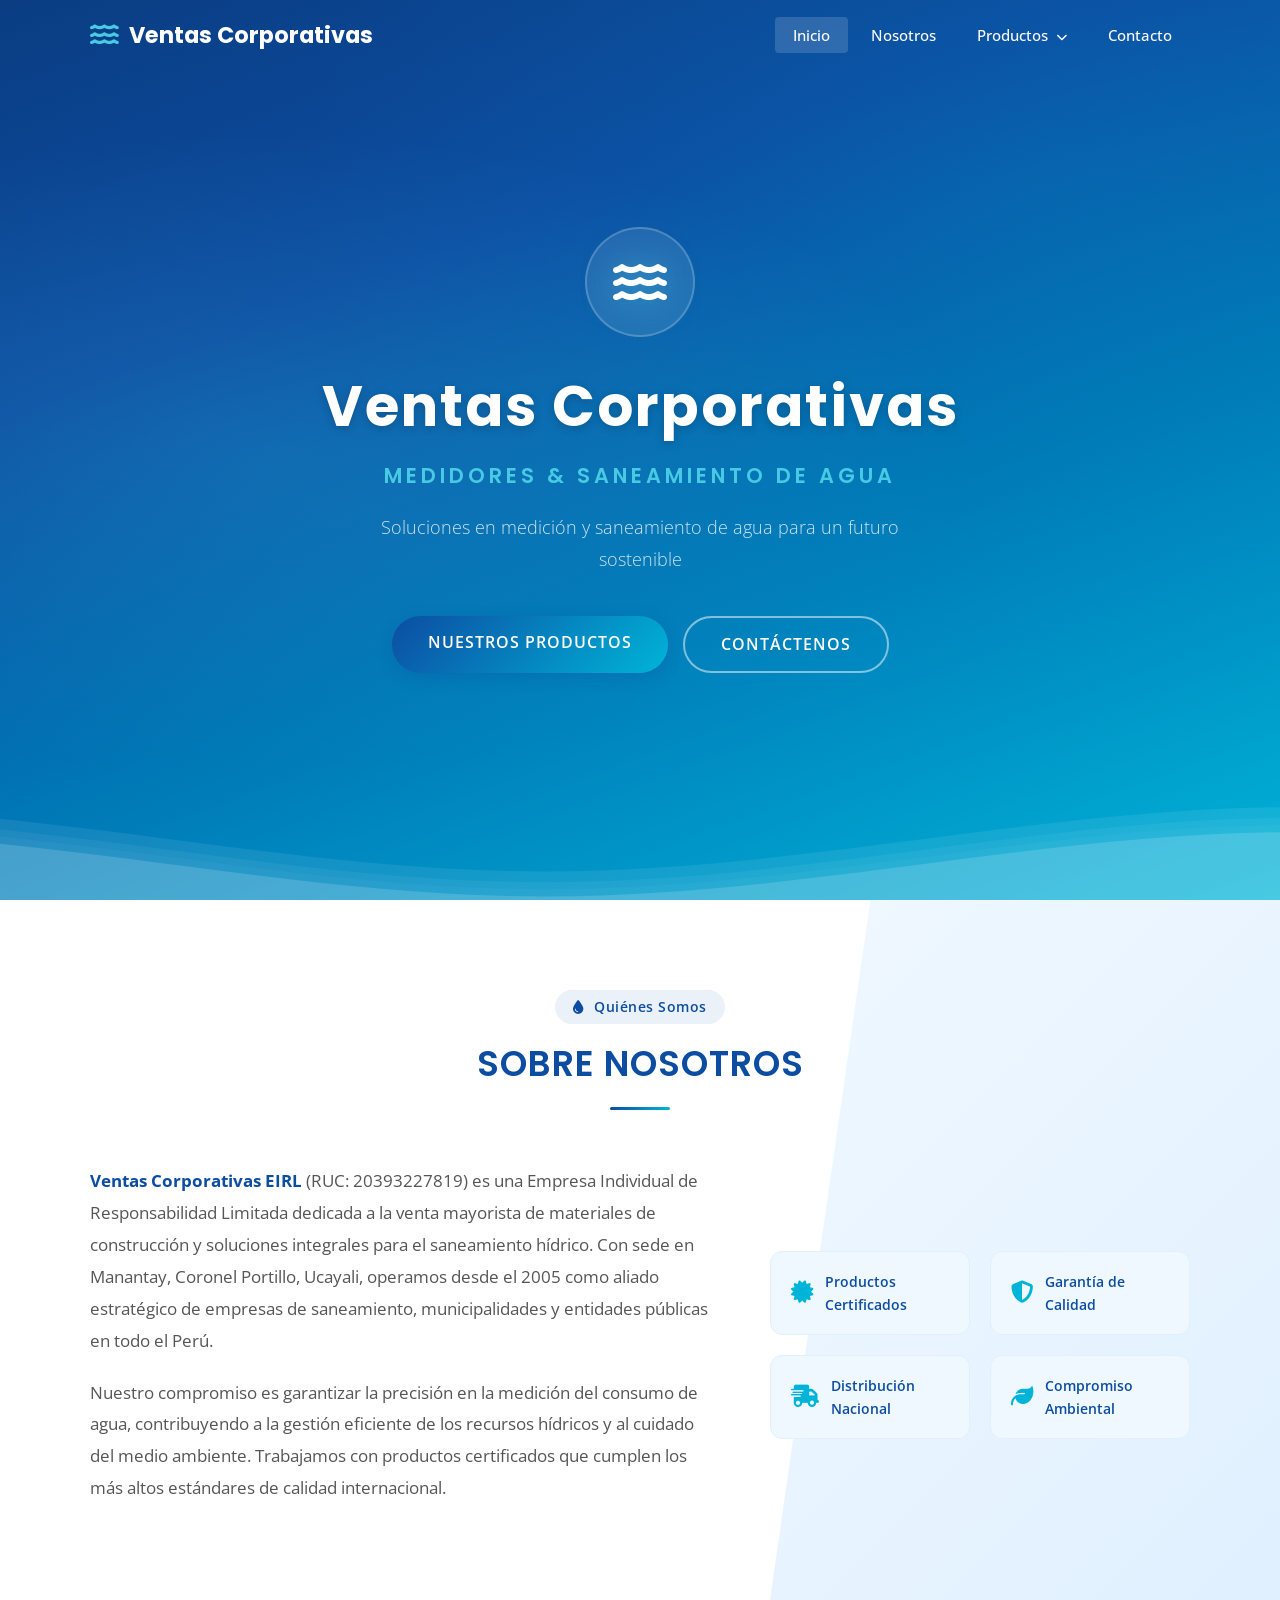
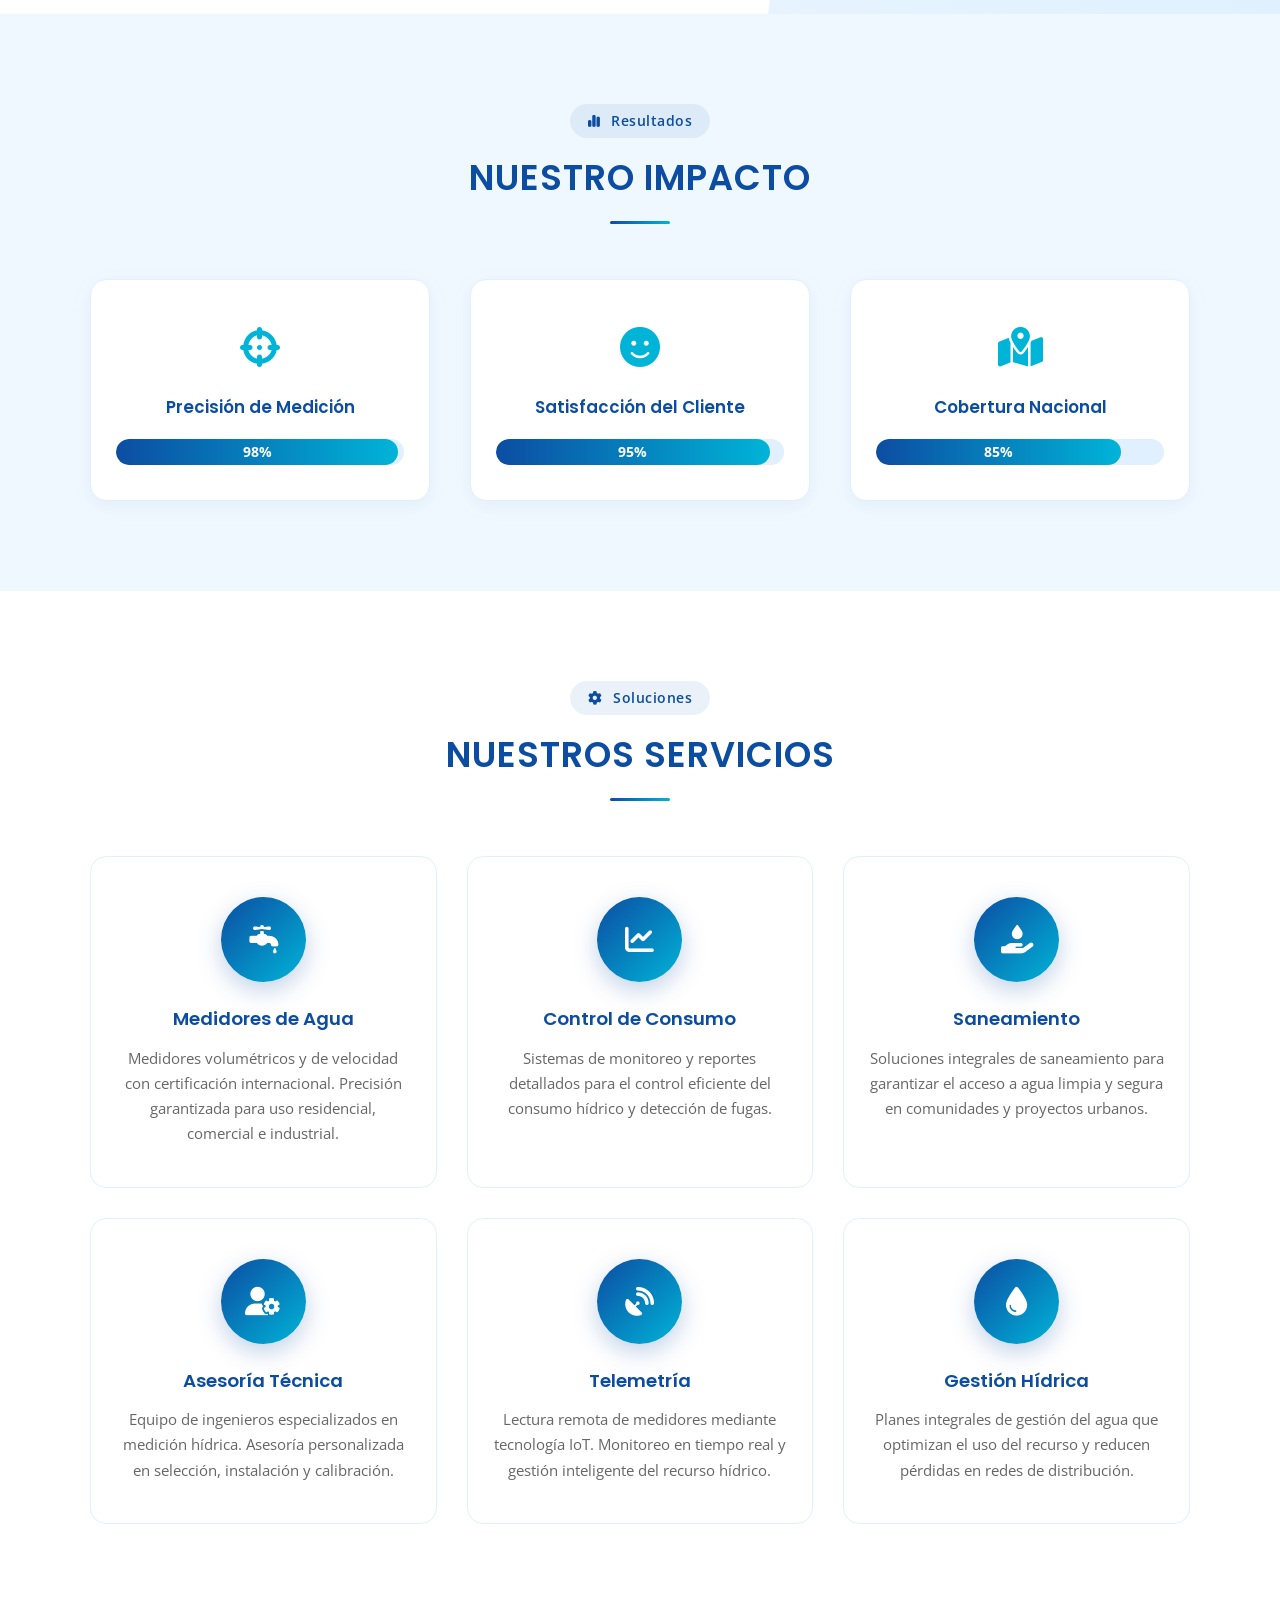
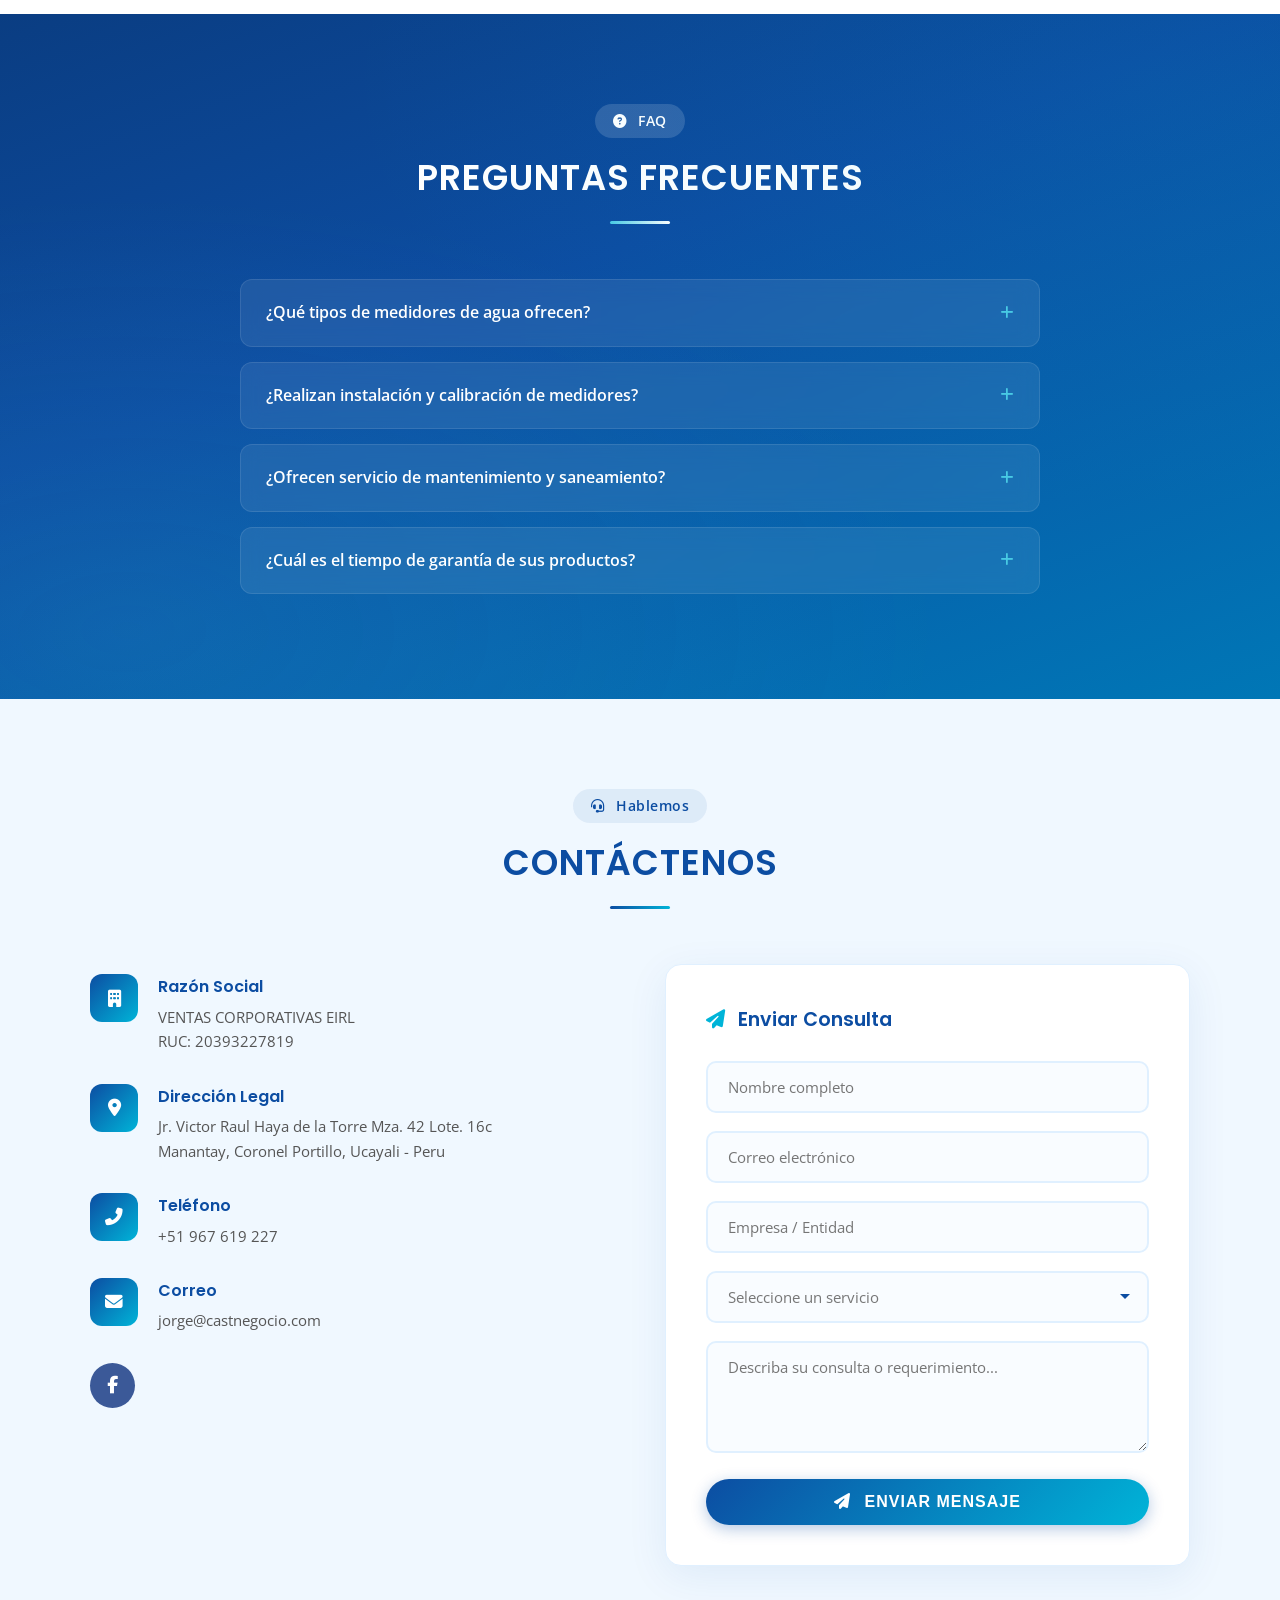
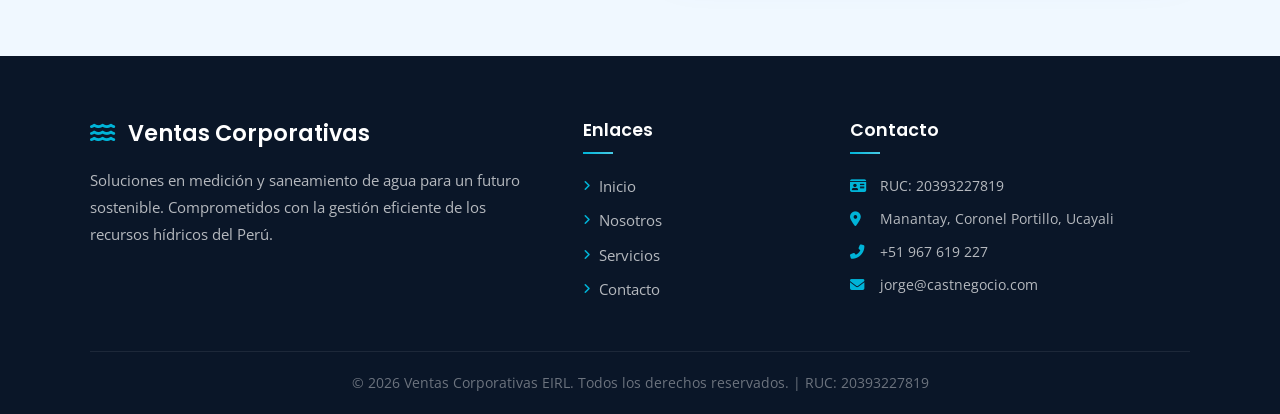
<file: index.html>
<!DOCTYPE html>
<html lang="es">
<head>
    <meta charset="UTF-8">
    <meta name="viewport" content="width=device-width, initial-scale=1.0">
    <title>Ventas Corporativas | Medidores y Saneamiento de Agua</title>
    <link rel="icon" type="image/x-icon" href="favicon.ico">
    <link rel="icon" type="image/png" href="favicon.png">
    <link rel="stylesheet" href="assets/css/styles.css">
    <link rel="stylesheet" href="https://cdnjs.cloudflare.com/ajax/libs/font-awesome/6.4.2/css/all.min.css">
    <link href="https://fonts.googleapis.com/css2?family=Poppins:wght@300;400;500;600;700&family=Open+Sans:wght@300;400;600;700&display=swap" rel="stylesheet">
</head>
<body>

    <!-- ========== HEADER / NAVBAR ========== -->
    <header id="header" class="header">
        <div class="nav-container">
            <a href="#page-top" class="logo">
                <span class="logo-icon"><i class="fas fa-water"></i></span>
                <span class="logo-text">Ventas Corporativas</span>
            </a>
            <button class="menu-toggle" id="menuToggle" aria-label="Abrir menú">
                <i class="fas fa-bars"></i>
            </button>
            <nav class="navbar" id="navbar">
                <ul class="nav-list">
                    <li><a href="#page-top" class="nav-link active">Inicio</a></li>
                    <li><a href="#nosotros" class="nav-link">Nosotros</a></li>
                    <li class="dropdown">
                        <a href="#productos" class="nav-link dropdown-toggle">Productos <i class="fas fa-chevron-down"></i></a>
                        <ul class="dropdown-menu">
                            <li><a href="product.html"><i class="fas fa-faucet-drip"></i> Medidores de Agua</a></li>
                            <li><a href="#productos"><i class="fas fa-bolt"></i> Medidores Eléctricos</a></li>
                            <li><a href="#productos"><i class="fas fa-toolbox"></i> Accesorios</a></li>
                            <li><a href="#productos"><i class="fas fa-lock"></i> Precintos de Seguridad</a></li>
                            <li><a href="#productos"><i class="fas fa-gauge-high"></i> Equipos de Control</a></li>
                            <li><a href="#productos"><i class="fas fa-clipboard-check"></i> Gestión de Medición</a></li>
                        </ul>
                    </li>
                    <li><a href="#contacto" class="nav-link">Contacto</a></li>
                </ul>
            </nav>
        </div>
    </header>

    <!-- ========== HERO SECTION ========== -->
    <section id="page-top" class="hero">
        <div class="hero-overlay"></div>
        <!-- Water drops decoration -->
        <div class="water-drops">
            <div class="drop drop-1"></div>
            <div class="drop drop-2"></div>
            <div class="drop drop-3"></div>
            <div class="drop drop-4"></div>
            <div class="drop drop-5"></div>
        </div>
        <div class="hero-content">
            <div class="hero-logo">
                <div class="hero-logo-circle">
                    <i class="fas fa-water hero-logo-icon"></i>
                </div>
            </div>
            <h1 class="hero-title">Ventas Corporativas</h1>
            <p class="hero-subtitle">Medidores & Saneamiento de Agua</p>
            <p class="hero-tagline">Soluciones en medición y saneamiento de agua para un futuro sostenible</p>
            <div class="hero-buttons">
                <a href="#productos" class="btn btn-primary">Nuestros Productos</a>
                <a href="#contacto" class="btn btn-outline">Contáctenos</a>
            </div>
        </div>
        <!-- Animated waves -->
        <div class="waves-container">
            <svg class="waves" xmlns="http://www.w3.org/2000/svg" viewBox="0 24 150 28" preserveAspectRatio="none">
                <defs>
                    <path id="wave" d="M-160 44c30 0 58-18 88-18s 58 18 88 18 58-18 88-18 58 18 88 18 v44h-352z"/>
                </defs>
                <g class="wave-parallax">
                    <use href="#wave" x="48" y="0" fill="rgba(255,255,255,0.08)"/>
                    <use href="#wave" x="48" y="3" fill="rgba(255,255,255,0.05)"/>
                    <use href="#wave" x="48" y="5" fill="rgba(255,255,255,0.03)"/>
                    <use href="#wave" x="48" y="7" fill="rgba(255,255,255,0.15)"/>
                </g>
            </svg>
        </div>
    </section>

    <!-- ========== ABOUT / NOSOTROS ========== -->
    <section id="nosotros" class="section about">
        <div class="about-bg"></div>
        <div class="container">
            <div class="section-header">
                <span class="section-badge"><i class="fas fa-droplet"></i> Quiénes Somos</span>
                <h2 class="section-title">Sobre Nosotros</h2>
                <div class="title-divider"></div>
            </div>
            <div class="about-content">
                <div class="about-grid">
                    <div class="about-text">
                        <p>
                            <strong>Ventas Corporativas EIRL</strong> (RUC: 20393227819) es una Empresa Individual
                            de Responsabilidad Limitada dedicada a la venta mayorista de materiales de construcción
                            y soluciones integrales para el saneamiento hídrico. Con sede en Manantay, Coronel Portillo,
                            Ucayali, operamos desde el 2005 como aliado estratégico de empresas de saneamiento,
                            municipalidades y entidades públicas en todo el Perú.
                        </p>
                        <p>
                            Nuestro compromiso es garantizar la precisión en la medición del consumo de agua,
                            contribuyendo a la gestión eficiente de los recursos hídricos y al cuidado del medio
                            ambiente. Trabajamos con productos certificados que cumplen los más altos estándares
                            de calidad internacional.
                        </p>
                    </div>
                    <div class="about-features">
                        <div class="about-feature">
                            <i class="fas fa-certificate"></i>
                            <span>Productos Certificados</span>
                        </div>
                        <div class="about-feature">
                            <i class="fas fa-shield-halved"></i>
                            <span>Garantía de Calidad</span>
                        </div>
                        <div class="about-feature">
                            <i class="fas fa-truck-fast"></i>
                            <span>Distribución Nacional</span>
                        </div>
                        <div class="about-feature">
                            <i class="fas fa-leaf"></i>
                            <span>Compromiso Ambiental</span>
                        </div>
                    </div>
                </div>
            </div>
        </div>
    </section>

    <!-- ========== METRICS ========== -->
    <section class="section metrics">
        <div class="container">
            <div class="section-header">
                <span class="section-badge"><i class="fas fa-chart-simple"></i> Resultados</span>
                <h2 class="section-title">Nuestro Impacto</h2>
                <div class="title-divider"></div>
            </div>
            <div class="metrics-grid">
                <div class="metric-item">
                    <div class="metric-icon"><i class="fas fa-crosshairs"></i></div>
                    <h3 class="metric-label">Precisión de Medición</h3>
                    <div class="progress-bar">
                        <div class="progress-fill" data-percent="98">98%</div>
                    </div>
                </div>
                <div class="metric-item">
                    <div class="metric-icon"><i class="fas fa-face-smile"></i></div>
                    <h3 class="metric-label">Satisfacción del Cliente</h3>
                    <div class="progress-bar">
                        <div class="progress-fill" data-percent="95">95%</div>
                    </div>
                </div>
                <div class="metric-item">
                    <div class="metric-icon"><i class="fas fa-map-location-dot"></i></div>
                    <h3 class="metric-label">Cobertura Nacional</h3>
                    <div class="progress-bar">
                        <div class="progress-fill" data-percent="85">85%</div>
                    </div>
                </div>
            </div>
        </div>
    </section>

    <!-- ========== SERVICIOS / VENTAJAS ========== -->
    <section id="productos" class="section advantages">
        <div class="container">
            <div class="section-header">
                <span class="section-badge"><i class="fas fa-gear"></i> Soluciones</span>
                <h2 class="section-title">Nuestros Servicios</h2>
                <div class="title-divider"></div>
            </div>
            <div class="advantages-grid">
                <div class="advantage-card">
                    <div class="advantage-icon"><i class="fas fa-faucet-drip"></i></div>
                    <h3>Medidores de Agua</h3>
                    <p>Medidores volumétricos y de velocidad con certificación internacional. Precisión garantizada para uso residencial, comercial e industrial.</p>
                </div>
                <div class="advantage-card">
                    <div class="advantage-icon"><i class="fas fa-chart-line"></i></div>
                    <h3>Control de Consumo</h3>
                    <p>Sistemas de monitoreo y reportes detallados para el control eficiente del consumo hídrico y detección de fugas.</p>
                </div>
                <div class="advantage-card">
                    <div class="advantage-icon"><i class="fas fa-hand-holding-droplet"></i></div>
                    <h3>Saneamiento</h3>
                    <p>Soluciones integrales de saneamiento para garantizar el acceso a agua limpia y segura en comunidades y proyectos urbanos.</p>

                </div>
                <div class="advantage-card">
                    <div class="advantage-icon"><i class="fas fa-user-gear"></i></div>
                    <h3>Asesoría Técnica</h3>
                    <p>Equipo de ingenieros especializados en medición hídrica. Asesoría personalizada en selección, instalación y calibración.</p>
                </div>
                <div class="advantage-card">
                    <div class="advantage-icon"><i class="fas fa-satellite-dish"></i></div>
                    <h3>Telemetría</h3>
                    <p>Lectura remota de medidores mediante tecnología IoT. Monitoreo en tiempo real y gestión inteligente del recurso hídrico.</p>
                </div>
                <div class="advantage-card">
                    <div class="advantage-icon"><i class="fas fa-droplet"></i></div>
                    <h3>Gestión Hídrica</h3>
                    <p>Planes integrales de gestión del agua que optimizan el uso del recurso y reducen pérdidas en redes de distribución.</p>
                </div>
            </div>
        </div>
    </section>

    <!-- ========== FAQ ========== -->
    <section class="section faq">
        <div class="faq-bg"></div>
        <div class="container">
            <div class="section-header">
                <span class="section-badge section-badge-light"><i class="fas fa-circle-question"></i> FAQ</span>
                <h2 class="section-title section-title-light">Preguntas Frecuentes</h2>
                <div class="title-divider title-divider-light"></div>
            </div>
            <div class="faq-grid">
                <div class="faq-item">
                    <div class="faq-question" onclick="toggleFaq(this)">
                        <span>¿Qué tipos de medidores de agua ofrecen?</span>
                        <i class="fas fa-plus"></i>
                    </div>
                    <div class="faq-answer">
                        <p>Ofrecemos medidores volumétricos (tipo pistón rotativo) y de velocidad (tipo chorro múltiple y chorro único) para uso residencial, comercial e industrial. Todos nuestros medidores cuentan con certificación metrológica y cumplen con las normas NMP 005 y ISO 4064.</p>
                    </div>
                </div>
                <div class="faq-item">
                    <div class="faq-question" onclick="toggleFaq(this)">
                        <span>¿Realizan instalación y calibración de medidores?</span>
                        <i class="fas fa-plus"></i>
                    </div>
                    <div class="faq-answer">
                        <p>Sí, contamos con un equipo técnico especializado que realiza la instalación, calibración y verificación de medidores in situ. Emitimos certificados de calibración y brindamos capacitación al personal de las empresas de saneamiento.</p>
                    </div>
                </div>
                <div class="faq-item">
                    <div class="faq-question" onclick="toggleFaq(this)">
                        <span>¿Ofrecen servicio de mantenimiento y saneamiento?</span>
                        <i class="fas fa-plus"></i>
                    </div>
                    <div class="faq-answer">
                        <p>Ofrecemos planes de mantenimiento preventivo y correctivo para medidores, así como soluciones de saneamiento que incluyen evaluación de redes, detección de pérdidas y asistencia técnica para proyectos de agua potable y alcantarillado.</p>
                    </div>
                </div>
                <div class="faq-item">
                    <div class="faq-question" onclick="toggleFaq(this)">
                        <span>¿Cuál es el tiempo de garantía de sus productos?</span>
                        <i class="fas fa-plus"></i>
                    </div>
                    <div class="faq-answer">
                        <p>Nuestros medidores tienen una garantía de 2 a 5 años dependiendo del modelo y fabricante. La garantía cubre defectos de fabricación y errores de medición fuera del rango establecido por la normativa vigente.</p>
                    </div>
                </div>
            </div>
        </div>
    </section>

    <!-- ========== CONTACTO ========== -->
    <section id="contacto" class="section contact">
        <div class="container">
            <div class="section-header">
                <span class="section-badge"><i class="fas fa-headset"></i> Hablemos</span>
                <h2 class="section-title">Contáctenos</h2>
                <div class="title-divider"></div>
            </div>
            <div class="contact-grid">
                <div class="contact-info">
                    <div class="contact-item">
                        <div class="contact-icon-wrap"><i class="fas fa-building"></i></div>
                        <div>
                            <h4>Razón Social</h4>
                            <p>VENTAS CORPORATIVAS EIRL</p>
                            <p>RUC: 20393227819</p>
                        </div>
                    </div>
                    <div class="contact-item">
                        <div class="contact-icon-wrap"><i class="fas fa-map-marker-alt"></i></div>
                        <div>
                            <h4>Dirección Legal</h4>
                            <p>Jr. Victor Raul Haya de la Torre Mza. 42 Lote. 16c</p>
                            <p>Manantay, Coronel Portillo, Ucayali - Peru</p>
                        </div>
                    </div>
                    <div class="contact-item">
                        <div class="contact-icon-wrap"><i class="fas fa-phone-alt"></i></div>
                        <div>
                            <h4>Teléfono</h4>
                            <p>+51 967 619 227</p>
                        </div>
                    </div>
                    <div class="contact-item">
                        <div class="contact-icon-wrap"><i class="fas fa-envelope"></i></div>
                        <div>
                            <h4>Correo</h4>
                            <p>jorge@castnegocio.com</p>
                        </div>
                    </div>
                    <div class="contact-social">
                        <a href="#" class="social-icon social-facebook"><i class="fab fa-facebook-f"></i></a>
                    </div>
                </div>
                <div class="contact-form-wrapper">
                    <h3 class="form-title"><i class="fas fa-paper-plane"></i> Enviar Consulta</h3>
                    <form class="contact-form" id="contactForm">
                        <div class="form-group">
                            <input type="text" placeholder="Nombre completo" required>
                        </div>
                        <div class="form-group">
                            <input type="email" placeholder="Correo electrónico" required>
                        </div>
                        <div class="form-group">
                            <input type="text" placeholder="Empresa / Entidad">
                        </div>
                        <div class="form-group">
                            <select>
                                <option value="" disabled selected>Seleccione un servicio</option>
                                <option>Medidores de Agua</option>
                                <option>Control de Consumo</option>
                                <option>Saneamiento</option>
                                <option>Asesoría Técnica</option>
                                <option>Telemetría</option>
                                <option>Gestión Hídrica</option>
                                <option>Otro</option>
                            </select>
                        </div>
                        <div class="form-group">
                            <textarea placeholder="Describa su consulta o requerimiento..." rows="4" required></textarea>
                        </div>
                        <button type="submit" class="btn btn-primary btn-block"><i class="fas fa-paper-plane"></i> Enviar Mensaje</button>
                    </form>
                </div>
            </div>
        </div>
    </section>

    <!-- ========== FOOTER ========== -->
    <footer class="footer">
        <div class="container">
            <div class="footer-grid">
                <div class="footer-brand">
                    <h3><i class="fas fa-water"></i> Ventas Corporativas</h3>
                    <p>Soluciones en medición y saneamiento de agua para un futuro sostenible. Comprometidos con la gestión eficiente de los recursos hídricos del Perú.</p>
                </div>
                <div class="footer-links">
                    <h4>Enlaces</h4>
                    <ul>
                        <li><a href="#page-top"><i class="fas fa-angle-right"></i> Inicio</a></li>
                        <li><a href="#nosotros"><i class="fas fa-angle-right"></i> Nosotros</a></li>
                        <li><a href="#productos"><i class="fas fa-angle-right"></i> Servicios</a></li>
                        <li><a href="#contacto"><i class="fas fa-angle-right"></i> Contacto</a></li>
                    </ul>
                </div>
                <div class="footer-contact">
                    <h4>Contacto</h4>
                    <p><i class="fas fa-id-card"></i> RUC: 20393227819</p>
                    <p><i class="fas fa-map-marker-alt"></i> Manantay, Coronel Portillo, Ucayali</p>
                    <p><i class="fas fa-phone-alt"></i> +51 967 619 227</p>
                    <p><i class="fas fa-envelope"></i> jorge@castnegocio.com</p>
                </div>
            </div>
            <div class="footer-bottom">
                <p>&copy; 2026 Ventas Corporativas EIRL. Todos los derechos reservados. | RUC: 20393227819</p>
            </div>
        </div>
    </footer>

    <script src="assets/js/main.js"></script>
</body>
</html>
</file>
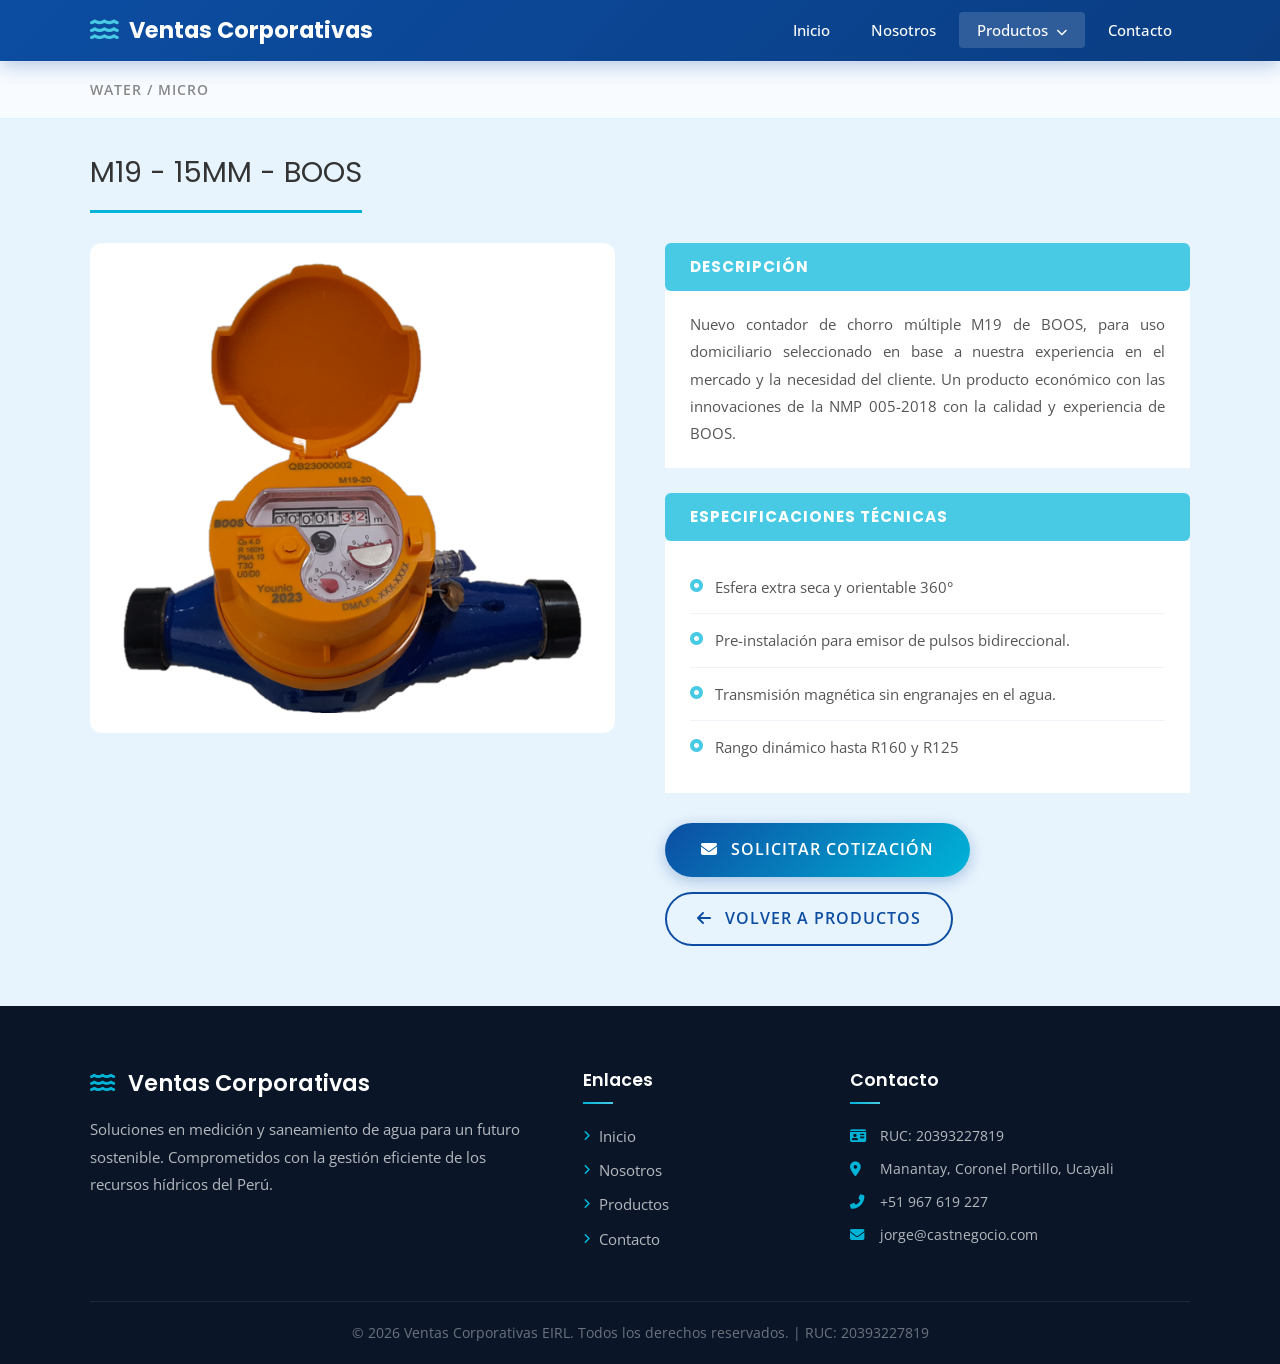
<file: detail_product.html>
<!DOCTYPE html>
<html lang="es">
<head>
    <meta charset="UTF-8">
    <meta name="viewport" content="width=device-width, initial-scale=1.0">
    <title>Detalle Producto | Ventas Corporativas</title>
    <link rel="icon" type="image/x-icon" href="favicon.ico">
    <link rel="icon" type="image/png" href="favicon.png">
    <link rel="stylesheet" href="assets/css/styles.css">
    <link rel="stylesheet" href="assets/css/detail.css">
    <link rel="stylesheet" href="https://cdnjs.cloudflare.com/ajax/libs/font-awesome/6.4.2/css/all.min.css">
    <link href="https://fonts.googleapis.com/css2?family=Poppins:wght@300;400;500;600;700&family=Open+Sans:wght@300;400;600;700&display=swap" rel="stylesheet">
</head>
<body>

    <!-- ========== HEADER ========== -->
    <header id="header" class="header scrolled">
        <div class="nav-container">
            <a href="index.html" class="logo">
                <span class="logo-icon"><i class="fas fa-water"></i></span>
                <span class="logo-text">Ventas Corporativas</span>
            </a>
            <button class="menu-toggle" id="menuToggle" aria-label="Abrir menú">
                <i class="fas fa-bars"></i>
            </button>
            <nav class="navbar" id="navbar">
                <ul class="nav-list">
                    <li><a href="index.html" class="nav-link">Inicio</a></li>
                    <li><a href="index.html#nosotros" class="nav-link">Nosotros</a></li>
                    <li class="dropdown">
                        <a href="#" class="nav-link dropdown-toggle active">Productos <i class="fas fa-chevron-down"></i></a>
                        <ul class="dropdown-menu">
                            <li><a href="product.html"><i class="fas fa-faucet-drip"></i> Medidores de Agua</a></li>
                            <li><a href="product.html?search=electric"><i class="fas fa-bolt"></i> Medidores Eléctricos</a></li>
                            <li><a href="product.html?search=accessory"><i class="fas fa-toolbox"></i> Accesorios</a></li>
                            <li><a href="product.html?search=seals"><i class="fas fa-lock"></i> Precintos de Seguridad</a></li>
                            <li><a href="product.html?search=equipment"><i class="fas fa-gauge-high"></i> Equipos de Control</a></li>
                            <li><a href="product.html?search=measurement"><i class="fas fa-clipboard-check"></i> Gestión de Medición</a></li>
                        </ul>
                    </li>
                    <li><a href="index.html#contacto" class="nav-link">Contacto</a></li>
                </ul>
            </nav>
        </div>
    </header>

    <!-- ========== BREADCRUMB ========== -->
    <section class="breadcrumb-section">
        <div class="container">
            <span class="breadcrumb-cat" id="productCategory">WATER / MICRO</span>
        </div>
    </section>

    <!-- ========== PRODUCT DETAIL ========== -->
    <section class="detail-section">
        <div class="container">
            <h1 class="detail-title" id="productTitle">M19 - 15MM - BOOS</h1>
            <div class="detail-grid">
                <!-- Left: Product Image -->
                <div class="detail-image-wrap">
                    <div class="detail-image">
                        <img id="productImage" src="assets/img/products/m19-15mm.jpg" alt="Producto">
                    </div>
                </div>

                <!-- Right: Product Info -->
                <div class="detail-info">
                    <!-- Description -->
                    <div class="info-block">
                        <div class="info-header">
                            <h3>DESCRIPCIÓN</h3>
                        </div>
                        <div class="info-content">
                            <p id="productDescription">Nuevo contador de chorro múltiple M19 de BOOS, para uso domiciliario seleccionado en base a nuestra experiencia en el mercado y la necesidad del cliente. Un producto económico con las innovaciones de la NMP 005-2018 con la calidad y experiencia de BOOS.</p>
                        </div>
                    </div>

                    <!-- Specifications -->
                    <div class="info-block">
                        <div class="info-header">
                            <h3>ESPECIFICACIONES TÉCNICAS</h3>
                        </div>
                        <div class="info-content">
                            <ul class="specs-list" id="productSpecs">
                                <li><i class="fas fa-circle-dot"></i> Esfera extra seca y orientable 360°</li>
                                <li><i class="fas fa-circle-dot"></i> Pre-instalación para emisor de pulsos bidireccional.</li>
                                <li><i class="fas fa-circle-dot"></i> Transmisión magnética sin engranajes en el agua.</li>
                                <li><i class="fas fa-circle-dot"></i> Rango dinámico hasta R160 y R125</li>
                            </ul>
                        </div>
                    </div>

                    <!-- CTA -->
                    <div class="detail-cta">
                        <a href="index.html#contacto" class="btn btn-primary"><i class="fas fa-envelope"></i> Solicitar Cotización</a>
                        <a href="product.html" class="btn btn-outline-dark"><i class="fas fa-arrow-left"></i> Volver a Productos</a>
                    </div>
                </div>
            </div>
        </div>
    </section>

    <!-- ========== FOOTER ========== -->
    <footer class="footer">
        <div class="container">
            <div class="footer-grid">
                <div class="footer-brand">
                    <h3><i class="fas fa-water"></i> Ventas Corporativas</h3>
                    <p>Soluciones en medición y saneamiento de agua para un futuro sostenible. Comprometidos con la gestión eficiente de los recursos hídricos del Perú.</p>
                </div>
                <div class="footer-links">
                    <h4>Enlaces</h4>
                    <ul>
                        <li><a href="index.html"><i class="fas fa-angle-right"></i> Inicio</a></li>
                        <li><a href="index.html#nosotros"><i class="fas fa-angle-right"></i> Nosotros</a></li>
                        <li><a href="product.html"><i class="fas fa-angle-right"></i> Productos</a></li>
                        <li><a href="index.html#contacto"><i class="fas fa-angle-right"></i> Contacto</a></li>
                    </ul>
                </div>
                <div class="footer-contact">
                    <h4>Contacto</h4>
                    <p><i class="fas fa-id-card"></i> RUC: 20393227819</p>
                    <p><i class="fas fa-map-marker-alt"></i> Manantay, Coronel Portillo, Ucayali</p>
                    <p><i class="fas fa-phone-alt"></i> +51 967 619 227</p>
                    <p><i class="fas fa-envelope"></i> jorge@castnegocio.com</p>
                </div>
            </div>
            <div class="footer-bottom">
                <p>&copy; 2026 Ventas Corporativas EIRL. Todos los derechos reservados. | RUC: 20393227819</p>
            </div>
        </div>
    </footer>

    <script src="assets/js/main.js"></script>
    <script src="assets/js/detail.js"></script>
</body>
</html>
</file>
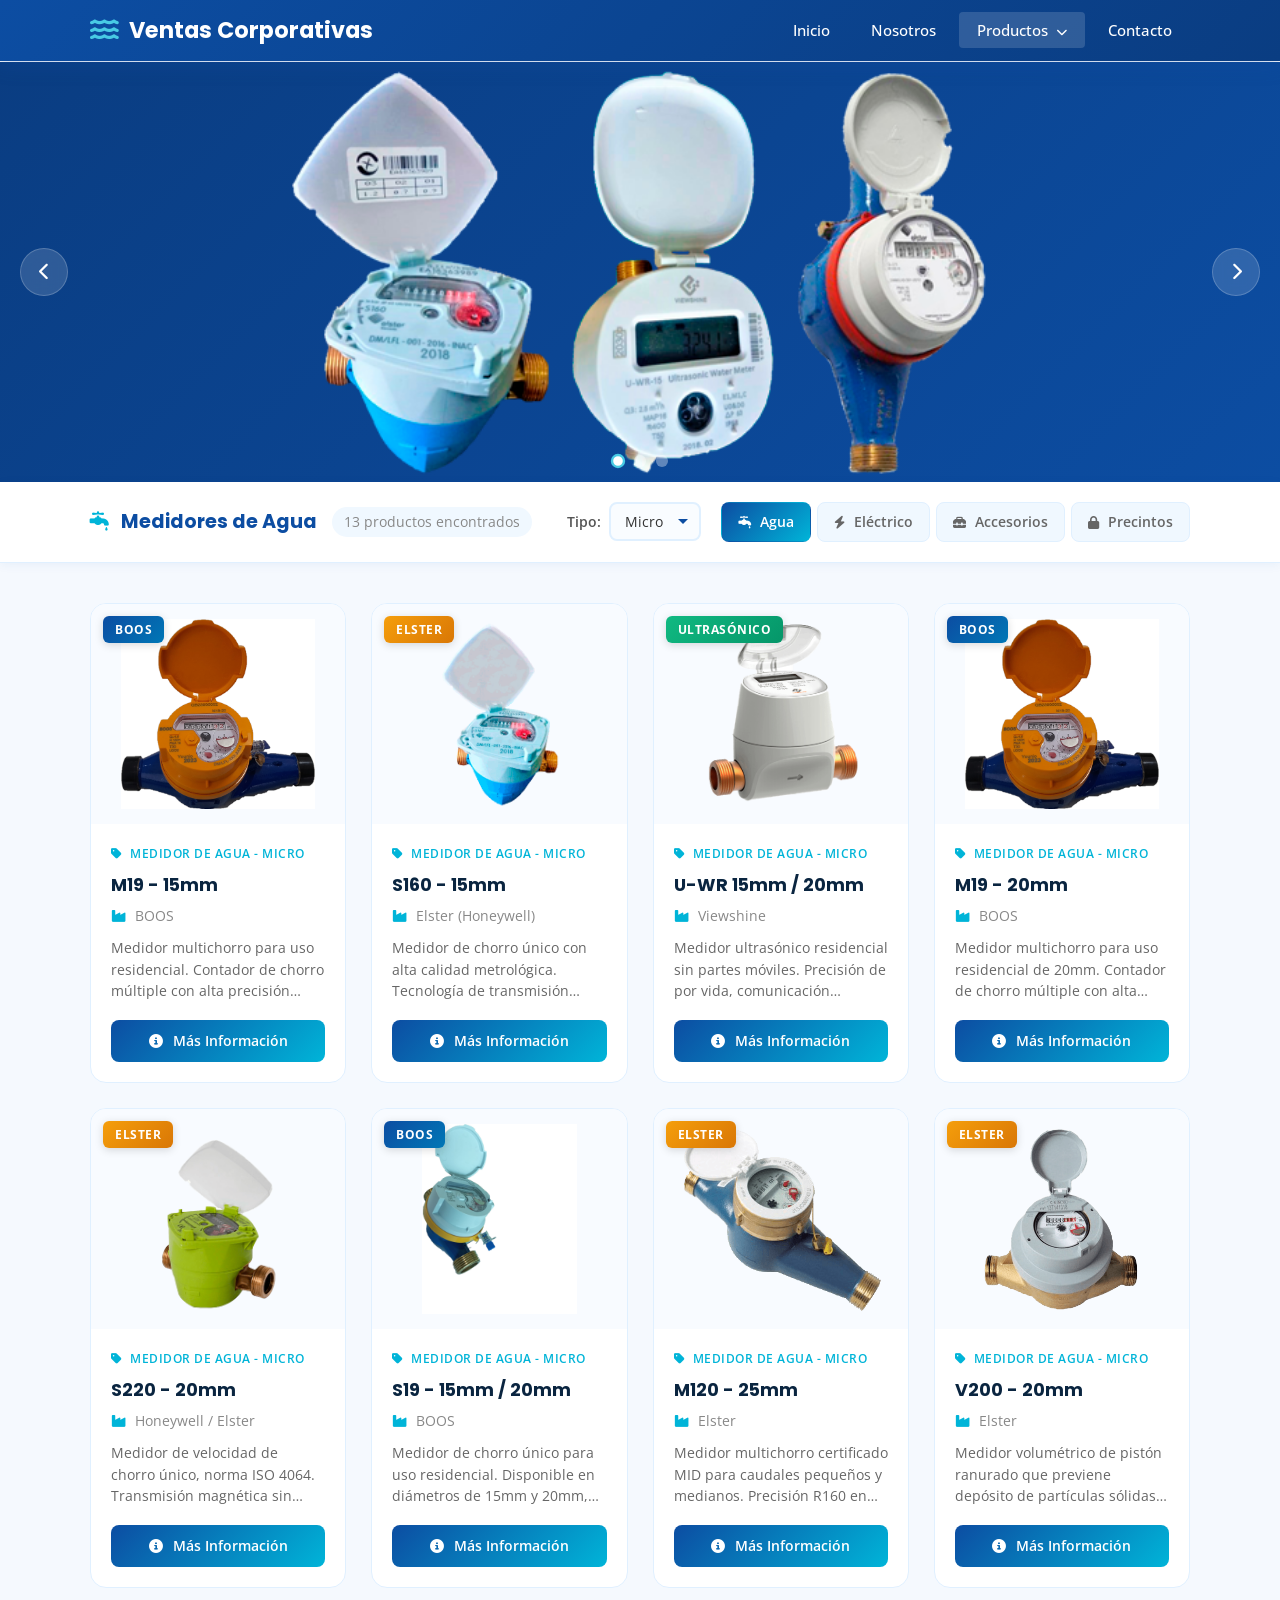
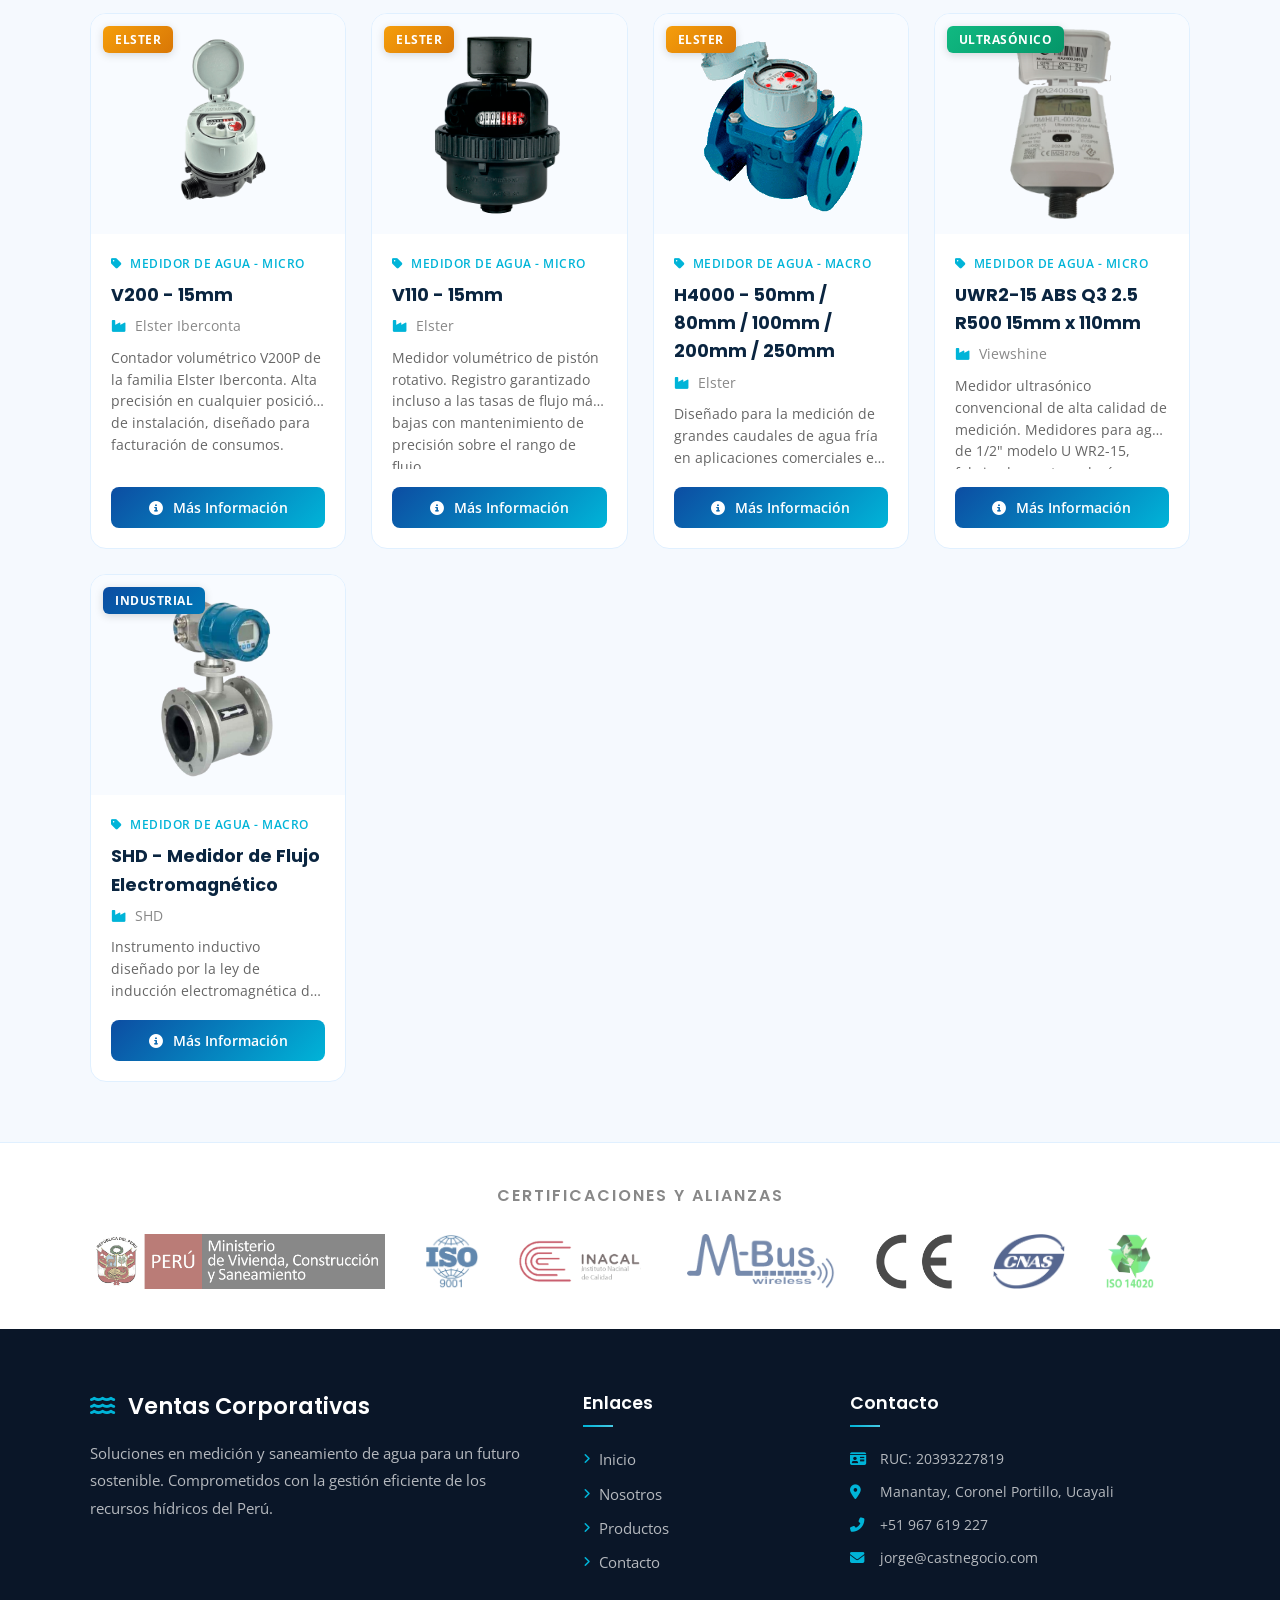
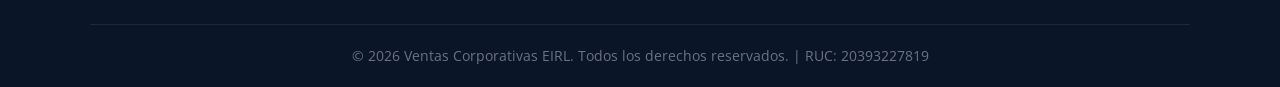
<file: product.html>
<!DOCTYPE html>
<html lang="es">
<head>
    <meta charset="UTF-8">
    <meta name="viewport" content="width=device-width, initial-scale=1.0">
    <title>Productos | Ventas Corporativas</title>
    <link rel="icon" type="image/x-icon" href="favicon.ico">
    <link rel="icon" type="image/png" href="favicon.png">
    <link rel="stylesheet" href="assets/css/styles.css">
    <link rel="stylesheet" href="assets/css/product.css">
    <link rel="stylesheet" href="https://cdnjs.cloudflare.com/ajax/libs/font-awesome/6.4.2/css/all.min.css">
    <link href="https://fonts.googleapis.com/css2?family=Poppins:wght@300;400;500;600;700&family=Open+Sans:wght@300;400;600;700&display=swap" rel="stylesheet">
</head>
<body>

    <!-- ========== HEADER / NAVBAR ========== -->
    <header id="header" class="header scrolled">
        <div class="nav-container">
            <a href="index.html" class="logo">
                <span class="logo-icon"><i class="fas fa-water"></i></span>
                <span class="logo-text">Ventas Corporativas</span>
            </a>
            <button class="menu-toggle" id="menuToggle" aria-label="Abrir menú">
                <i class="fas fa-bars"></i>
            </button>
            <nav class="navbar" id="navbar">
                <ul class="nav-list">
                    <li><a href="index.html" class="nav-link">Inicio</a></li>
                    <li><a href="index.html#nosotros" class="nav-link">Nosotros</a></li>
                    <li class="dropdown">
                        <a href="#" class="nav-link dropdown-toggle active">Productos <i class="fas fa-chevron-down"></i></a>
                        <ul class="dropdown-menu">
                            <li><a href="product.html?search=water" class="active-cat"><i class="fas fa-faucet-drip"></i> Medidores de Agua</a></li>
                            <li><a href="product.html?search=electric"><i class="fas fa-bolt"></i> Medidores Eléctricos</a></li>
                            <li><a href="product.html?search=accessory"><i class="fas fa-toolbox"></i> Accesorios</a></li>
                            <li><a href="product.html?search=seals"><i class="fas fa-lock"></i> Precintos de Seguridad</a></li>
                            <li><a href="product.html?search=equipment"><i class="fas fa-gauge-high"></i> Equipos de Control</a></li>
                            <li><a href="product.html?search=measurement"><i class="fas fa-clipboard-check"></i> Gestión de Medición</a></li>
                        </ul>
                    </li>
                    <li><a href="index.html#contacto" class="nav-link">Contacto</a></li>
                </ul>
            </nav>
        </div>
    </header>

    <!-- ========== BANNER CAROUSEL ========== -->
    <section class="product-banner">
        <div class="banner-carousel">
            <div class="banner-slides">
                <div class="banner-slide active">
                    <img src="assets/img/banner-water.svg" alt="Medidores de Agua">
                </div>
                <div class="banner-slide">
                    <img src="assets/img/banner-electric.png" alt="Medidores Eléctricos">
                </div>
                <div class="banner-slide">
                    <img src="assets/img/banner-accessory.png" alt="Accesorios">
                </div>
            </div>
            <button class="banner-arrow banner-prev" onclick="changeBannerSlide(-1)">
                <i class="fas fa-chevron-left"></i>
            </button>
            <button class="banner-arrow banner-next" onclick="changeBannerSlide(1)">
                <i class="fas fa-chevron-right"></i>
            </button>
            <div class="banner-dots">
                <span class="banner-dot active" onclick="goToBannerSlide(0)"></span>
                <span class="banner-dot" onclick="goToBannerSlide(1)"></span>
                <span class="banner-dot" onclick="goToBannerSlide(2)"></span>
            </div>
        </div>
    </section>

    <!-- ========== FILTER BAR ========== -->
    <section class="filter-section">
        <div class="container">
            <div class="filter-bar">
                <div class="filter-left">
                    <h2 class="filter-title"><i class="fas fa-faucet-drip"></i> Medidores de Agua</h2>
                    <span class="filter-count">13 productos encontrados</span>
                </div>
                <div class="filter-right">
                    <div class="filter-group">
                        <label>Tipo:</label>
                        <select id="filterType" onchange="filterProducts()">
                            <option value="all">Todos</option>
                            <option value="macro">Macro</option>
                            <option value="micro" selected>Micro</option>
                        </select>
                    </div>
                    <div class="filter-tabs">
                        <a href="product.html?search=water" class="filter-tab active"><i class="fas fa-faucet-drip"></i> Agua</a>
                        <a href="product.html?search=electric" class="filter-tab"><i class="fas fa-bolt"></i> Eléctrico</a>
                        <a href="product.html?search=accessory" class="filter-tab"><i class="fas fa-toolbox"></i> Accesorios</a>
                        <a href="product.html?search=seals" class="filter-tab"><i class="fas fa-lock"></i> Precintos</a>
                    </div>
                </div>
            </div>
        </div>
    </section>

    <!-- ========== PRODUCT GRID ========== -->
    <section class="products-section">
        <div class="container">
            <div class="products-grid">

                <!-- Product 1: M19 - 15mm BOOS -->
                <div class="product-card" data-type="micro" data-brand="boos">
                    <div class="product-badge badge-brand">BOOS</div>
                    <div class="product-image">
                        <img src="assets/img/products/m19-15mm.jpg" alt="M19 - 15mm BOOS" loading="lazy">
                        <div class="product-overlay">
                            <a href="detail_product.html?id=m19-15" class="btn-view"><i class="fas fa-eye"></i> Ver Detalle</a>
                        </div>
                    </div>
                    <div class="product-info">
                        <span class="product-category"><i class="fas fa-tag"></i> Medidor de Agua - Micro</span>
                        <h3 class="product-name">M19 - 15mm</h3>
                        <p class="product-brand"><i class="fas fa-industry"></i> BOOS</p>
                        <p class="product-desc">Medidor multichorro para uso residencial. Contador de chorro múltiple con alta precisión metrológica, ideal para viviendas y conexiones domiciliarias de 15mm.</p>
                        <a href="detail_product.html?id=m19-15" class="btn btn-product">
                            <i class="fas fa-info-circle"></i> Más Información
                        </a>
                    </div>
                </div>

                <!-- Product 2: S160 - 15mm Elster -->
                <div class="product-card" data-type="micro" data-brand="elster">
                    <div class="product-badge badge-premium">Elster</div>
                    <div class="product-image">
                        <img src="assets/img/products/s160-15mm.jpg" alt="S160 - 15mm Elster" loading="lazy">
                        <div class="product-overlay">
                            <a href="detail_product.html?id=s160-15" class="btn-view"><i class="fas fa-eye"></i> Ver Detalle</a>
                        </div>
                    </div>
                    <div class="product-info">
                        <span class="product-category"><i class="fas fa-tag"></i> Medidor de Agua - Micro</span>
                        <h3 class="product-name">S160 - 15mm</h3>
                        <p class="product-brand"><i class="fas fa-industry"></i> Elster (Honeywell)</p>
                        <p class="product-desc">Medidor de chorro único con alta calidad metrológica. Tecnología de transmisión magnética con cuatro imanes permanentes de ferrita, rango dinámico hasta R160.</p>
                        <a href="detail_product.html?id=s160-15" class="btn btn-product">
                            <i class="fas fa-info-circle"></i> Más Información
                        </a>
                    </div>
                </div>

                <!-- Product 3: U-WR 15mm/20mm Viewshine -->
                <div class="product-card" data-type="micro" data-brand="viewshine">
                    <div class="product-badge badge-new">Ultrasónico</div>
                    <div class="product-image">
                        <img src="assets/img/products/u-wr-15mm.jpg" alt="U-WR 15mm/20mm Viewshine" loading="lazy">
                        <div class="product-overlay">
                            <a href="detail_product.html?id=u-wr" class="btn-view"><i class="fas fa-eye"></i> Ver Detalle</a>
                        </div>
                    </div>
                    <div class="product-info">
                        <span class="product-category"><i class="fas fa-tag"></i> Medidor de Agua - Micro</span>
                        <h3 class="product-name">U-WR 15mm / 20mm</h3>
                        <p class="product-brand"><i class="fas fa-industry"></i> Viewshine</p>
                        <p class="product-desc">Medidor ultrasónico residencial sin partes móviles. Precisión de por vida, comunicación inalámbrica integrada compatible con sistemas MDC/MDM e instalación vertical y horizontal.</p>
                        <a href="detail_product.html?id=u-wr" class="btn btn-product">
                            <i class="fas fa-info-circle"></i> Más Información
                        </a>
                    </div>
                </div>

                <!-- Product 4: M19 - 20mm BOOS -->
                <div class="product-card" data-type="micro" data-brand="boos">
                    <div class="product-badge badge-brand">BOOS</div>
                    <div class="product-image">
                        <img src="assets/img/products/m19-20mm.jpg" alt="M19 - 20mm BOOS" loading="lazy">
                        <div class="product-overlay">
                            <a href="detail_product.html?id=m19-20" class="btn-view"><i class="fas fa-eye"></i> Ver Detalle</a>
                        </div>
                    </div>
                    <div class="product-info">
                        <span class="product-category"><i class="fas fa-tag"></i> Medidor de Agua - Micro</span>
                        <h3 class="product-name">M19 - 20mm</h3>
                        <p class="product-brand"><i class="fas fa-industry"></i> BOOS</p>
                        <p class="product-desc">Medidor multichorro para uso residencial de 20mm. Contador de chorro múltiple con alta precisión metrológica, ideal para conexiones domiciliarias de mayor caudal.</p>
                        <a href="detail_product.html?id=m19-20" class="btn btn-product">
                            <i class="fas fa-info-circle"></i> Más Información
                        </a>
                    </div>
                </div>

                <!-- Product 5: S220 - 20mm Elster -->
                <div class="product-card" data-type="micro" data-brand="elster">
                    <div class="product-badge badge-premium">Elster</div>
                    <div class="product-image">
                        <img src="assets/img/products/s220-20mm.jpg" alt="S220 - 20mm Elster" loading="lazy">
                        <div class="product-overlay">
                            <a href="detail_product.html?id=s220-20" class="btn-view"><i class="fas fa-eye"></i> Ver Detalle</a>
                        </div>
                    </div>
                    <div class="product-info">
                        <span class="product-category"><i class="fas fa-tag"></i> Medidor de Agua - Micro</span>
                        <h3 class="product-name">S220 - 20mm</h3>
                        <p class="product-brand"><i class="fas fa-industry"></i> Honeywell / Elster</p>
                        <p class="product-desc">Medidor de velocidad de chorro único, norma ISO 4064. Transmisión magnética sin engranajes, certificado MID y OIML R49, totalizador de 5 tambores en m3.</p>
                        <a href="detail_product.html?id=s220-20" class="btn btn-product">
                            <i class="fas fa-info-circle"></i> Más Información
                        </a>
                    </div>
                </div>

                <!-- Product 6: S19 - 15mm/20mm BOOS -->
                <div class="product-card" data-type="micro" data-brand="boos">
                    <div class="product-badge badge-brand">BOOS</div>
                    <div class="product-image">
                        <img src="assets/img/products/s19-15mm.jpg" alt="S19 - 15mm/20mm BOOS" loading="lazy">
                        <div class="product-overlay">
                            <a href="detail_product.html?id=s19" class="btn-view"><i class="fas fa-eye"></i> Ver Detalle</a>
                        </div>
                    </div>
                    <div class="product-info">
                        <span class="product-category"><i class="fas fa-tag"></i> Medidor de Agua - Micro</span>
                        <h3 class="product-name">S19 - 15mm / 20mm</h3>
                        <p class="product-brand"><i class="fas fa-industry"></i> BOOS</p>
                        <p class="product-desc">Medidor de chorro único para uso residencial. Disponible en diámetros de 15mm y 20mm, ideal para la medición precisa en conexiones domiciliarias.</p>
                        <a href="detail_product.html?id=s19" class="btn btn-product">
                            <i class="fas fa-info-circle"></i> Más Información
                        </a>
                    </div>
                </div>

                <!-- Product 7: M120 - 25mm Elster -->
                <div class="product-card" data-type="micro" data-brand="elster">
                    <div class="product-badge badge-premium">Elster</div>
                    <div class="product-image">
                        <img src="assets/img/products/m120-25mm.jpg" alt="M120 - 25mm Elster" loading="lazy">
                        <div class="product-overlay">
                            <a href="detail_product.html?id=m120-25" class="btn-view"><i class="fas fa-eye"></i> Ver Detalle</a>
                        </div>
                    </div>
                    <div class="product-info">
                        <span class="product-category"><i class="fas fa-tag"></i> Medidor de Agua - Micro</span>
                        <h3 class="product-name">M120 - 25mm</h3>
                        <p class="product-brand"><i class="fas fa-industry"></i> Elster</p>
                        <p class="product-desc">Medidor multichorro certificado MID para caudales pequeños y medianos. Precisión R160 en posición horizontal, emisor de pulsos con detección de fraude.</p>
                        <a href="detail_product.html?id=m120-25" class="btn btn-product">
                            <i class="fas fa-info-circle"></i> Más Información
                        </a>
                    </div>
                </div>

                <!-- Product 8: V200 - 20mm Elster -->
                <div class="product-card" data-type="micro" data-brand="elster">
                    <div class="product-badge badge-premium">Elster</div>
                    <div class="product-image">
                        <img src="assets/img/products/v200-20mm.jpg" alt="V200 - 20mm Elster" loading="lazy">
                        <div class="product-overlay">
                            <a href="detail_product.html?id=v200-20" class="btn-view"><i class="fas fa-eye"></i> Ver Detalle</a>
                        </div>
                    </div>
                    <div class="product-info">
                        <span class="product-category"><i class="fas fa-tag"></i> Medidor de Agua - Micro</span>
                        <h3 class="product-name">V200 - 20mm</h3>
                        <p class="product-brand"><i class="fas fa-industry"></i> Elster</p>
                        <p class="product-desc">Medidor volumétrico de pistón ranurado que previene depósito de partículas sólidas. Conectividad EMERIS por radiofrecuencia, acoplamiento magnético y detección de caudales extremadamente bajos.</p>
                        <a href="detail_product.html?id=v200-20" class="btn btn-product">
                            <i class="fas fa-info-circle"></i> Más Información
                        </a>
                    </div>
                </div>

                <!-- Product 9: V200 - 15mm Elster -->
                <div class="product-card" data-type="micro" data-brand="elster">
                    <div class="product-badge badge-premium">Elster</div>
                    <div class="product-image">
                        <img src="assets/img/products/v200-15mm.jpg" alt="V200 - 15mm Elster" loading="lazy">
                        <div class="product-overlay">
                            <a href="detail_product.html?id=v200-15" class="btn-view"><i class="fas fa-eye"></i> Ver Detalle</a>
                        </div>
                    </div>
                    <div class="product-info">
                        <span class="product-category"><i class="fas fa-tag"></i> Medidor de Agua - Micro</span>
                        <h3 class="product-name">V200 - 15mm</h3>
                        <p class="product-brand"><i class="fas fa-industry"></i> Elster Iberconta</p>
                        <p class="product-desc">Contador volumétrico V200P de la familia Elster Iberconta. Alta precisión en cualquier posición de instalación, diseñado para facturación de consumos.</p>
                        <a href="detail_product.html?id=v200-15" class="btn btn-product">
                            <i class="fas fa-info-circle"></i> Más Información
                        </a>
                    </div>
                </div>

                <!-- Product 10: V110 - 15mm Elster -->
                <div class="product-card" data-type="micro" data-brand="elster">
                    <div class="product-badge badge-premium">Elster</div>
                    <div class="product-image">
                        <img src="assets/img/products/v110-15mm.jpg" alt="V110 - 15mm Elster" loading="lazy">
                        <div class="product-overlay">
                            <a href="detail_product.html?id=v110-15" class="btn-view"><i class="fas fa-eye"></i> Ver Detalle</a>
                        </div>
                    </div>
                    <div class="product-info">
                        <span class="product-category"><i class="fas fa-tag"></i> Medidor de Agua - Micro</span>
                        <h3 class="product-name">V110 - 15mm</h3>
                        <p class="product-brand"><i class="fas fa-industry"></i> Elster</p>
                        <p class="product-desc">Medidor volumétrico de pistón rotativo. Registro garantizado incluso a las tasas de flujo más bajas con mantenimiento de precisión sobre el rango de flujo.</p>
                        <a href="detail_product.html?id=v110-15" class="btn btn-product">
                            <i class="fas fa-info-circle"></i> Más Información
                        </a>
                    </div>
                </div>

                <!-- Product 11: H4000 Elster -->
                <div class="product-card" data-type="macro" data-brand="elster">
                    <div class="product-badge badge-premium">Elster</div>
                    <div class="product-image">
                        <img src="assets/img/products/h4000.jpg" alt="H4000 Elster" loading="lazy">
                        <div class="product-overlay">
                            <a href="detail_product.html?id=h4000" class="btn-view"><i class="fas fa-eye"></i> Ver Detalle</a>
                        </div>
                    </div>
                    <div class="product-info">
                        <span class="product-category"><i class="fas fa-tag"></i> Medidor de Agua - Macro</span>
                        <h3 class="product-name">H4000 - 50mm / 80mm / 100mm / 200mm / 250mm</h3>
                        <p class="product-brand"><i class="fas fa-industry"></i> Elster</p>
                        <p class="product-desc">Diseñado para la medición de grandes caudales de agua fría en aplicaciones comerciales e industriales. Campo de medida extendido que supera la Clase B metrológica.</p>
                        <a href="detail_product.html?id=h4000" class="btn btn-product">
                            <i class="fas fa-info-circle"></i> Más Información
                        </a>
                    </div>
                </div>

                <!-- Product 12: UWR2-15 Viewshine -->
                <div class="product-card" data-type="micro" data-brand="viewshine">
                    <div class="product-badge badge-new">Ultrasónico</div>
                    <div class="product-image">
                        <img src="assets/img/products/uwr2-15.jpg" alt="UWR2-15 Viewshine" loading="lazy">
                        <div class="product-overlay">
                            <a href="detail_product.html?id=uwr2-15" class="btn-view"><i class="fas fa-eye"></i> Ver Detalle</a>
                        </div>
                    </div>
                    <div class="product-info">
                        <span class="product-category"><i class="fas fa-tag"></i> Medidor de Agua - Micro</span>
                        <h3 class="product-name">UWR2-15 ABS Q3 2.5 R500 15mm x 110mm</h3>
                        <p class="product-brand"><i class="fas fa-industry"></i> Viewshine</p>
                        <p class="product-desc">Medidor ultrasónico convencional de alta calidad de medición. Medidores para agua de 1/2" modelo U WR2-15, fabricado con tecnología avanzada.</p>
                        <a href="detail_product.html?id=uwr2-15" class="btn btn-product">
                            <i class="fas fa-info-circle"></i> Más Información
                        </a>
                    </div>
                </div>

                <!-- Product 13: SHD Electromagnetico -->
                <div class="product-card" data-type="macro" data-brand="shd">
                    <div class="product-badge badge-brand">Industrial</div>
                    <div class="product-image">
                        <img src="assets/img/products/shd-electromagnetico.jpg" alt="SHD Medidor Electromagnético" loading="lazy">
                        <div class="product-overlay">
                            <a href="detail_product.html?id=shd" class="btn-view"><i class="fas fa-eye"></i> Ver Detalle</a>
                        </div>
                    </div>
                    <div class="product-info">
                        <span class="product-category"><i class="fas fa-tag"></i> Medidor de Agua - Macro</span>
                        <h3 class="product-name">SHD - Medidor de Flujo Electromagnético</h3>
                        <p class="product-brand"><i class="fas fa-industry"></i> SHD</p>
                        <p class="product-desc">Instrumento inductivo diseñado por la ley de inducción electromagnética de Faraday para medir el flujo de medios conductivos en tuberías.</p>
                        <a href="detail_product.html?id=shd" class="btn btn-product">
                            <i class="fas fa-info-circle"></i> Más Información
                        </a>
                    </div>
                </div>

            </div>
        </div>
    </section>

    <!-- ========== CERTIFICATIONS ========== -->
    <section class="certifications-section">
        <div class="container">
            <h3 class="cert-title">Certificaciones y Alianzas</h3>
            <div class="cert-carousel">
                <div class="cert-track">
                    <img src="assets/img/ministerio-devivienda.jpg" alt="Ministerio de Vivienda" class="cert-logo">
                    <img src="assets/img/ISO-9001.png" alt="ISO 9001" class="cert-logo">
                    <img src="assets/img/Logo-Inacal-web.png" alt="INACAL" class="cert-logo">
                    <img src="assets/img/MBUS-W.png" alt="M-Bus" class="cert-logo">
                    <img src="assets/img/CE.png" alt="CE" class="cert-logo">
                    <img src="assets/img/CNAS.png" alt="CNAS" class="cert-logo">
                    <img src="assets/img/ISO14020.png" alt="ISO 14020" class="cert-logo">
                    <img src="assets/img/lora-logo.png" alt="LoRa" class="cert-logo">
                    <img src="assets/img/MID.png" alt="MID" class="cert-logo">
                    <!-- Duplicated for infinite scroll -->
                    <img src="assets/img/ministerio-devivienda.jpg" alt="Ministerio de Vivienda" class="cert-logo">
                    <img src="assets/img/ISO-9001.png" alt="ISO 9001" class="cert-logo">
                    <img src="assets/img/Logo-Inacal-web.png" alt="INACAL" class="cert-logo">
                    <img src="assets/img/MBUS-W.png" alt="M-Bus" class="cert-logo">
                    <img src="assets/img/CE.png" alt="CE" class="cert-logo">
                    <img src="assets/img/CNAS.png" alt="CNAS" class="cert-logo">
                    <img src="assets/img/ISO14020.png" alt="ISO 14020" class="cert-logo">
                    <img src="assets/img/lora-logo.png" alt="LoRa" class="cert-logo">
                    <img src="assets/img/MID.png" alt="MID" class="cert-logo">
                </div>
            </div>
        </div>
    </section>

    <!-- ========== FOOTER ========== -->
    <footer class="footer">
        <div class="container">
            <div class="footer-grid">
                <div class="footer-brand">
                    <h3><i class="fas fa-water"></i> Ventas Corporativas</h3>
                    <p>Soluciones en medición y saneamiento de agua para un futuro sostenible. Comprometidos con la gestión eficiente de los recursos hídricos del Perú.</p>
                </div>
                <div class="footer-links">
                    <h4>Enlaces</h4>
                    <ul>
                        <li><a href="index.html"><i class="fas fa-angle-right"></i> Inicio</a></li>
                        <li><a href="index.html#nosotros"><i class="fas fa-angle-right"></i> Nosotros</a></li>
                        <li><a href="product.html?search=water"><i class="fas fa-angle-right"></i> Productos</a></li>
                        <li><a href="index.html#contacto"><i class="fas fa-angle-right"></i> Contacto</a></li>
                    </ul>
                </div>
                <div class="footer-contact">
                    <h4>Contacto</h4>
                    <p><i class="fas fa-id-card"></i> RUC: 20393227819</p>
                    <p><i class="fas fa-map-marker-alt"></i> Manantay, Coronel Portillo, Ucayali</p>
                    <p><i class="fas fa-phone-alt"></i> +51 967 619 227</p>
                    <p><i class="fas fa-envelope"></i> jorge@castnegocio.com</p>
                </div>
            </div>
            <div class="footer-bottom">
                <p>&copy; 2026 Ventas Corporativas EIRL. Todos los derechos reservados. | RUC: 20393227819</p>
            </div>
        </div>
    </footer>

    <script src="assets/js/main.js"></script>
    <script src="assets/js/product.js"></script>
</body>
</html>
</file>
<file: assets/css/styles.css>
/* ========== RESET & BASE ========== */
*, *::before, *::after {
    margin: 0;
    padding: 0;
    box-sizing: border-box;
}

html {
    scroll-behavior: smooth;
}

body {
    font-family: 'Open Sans', sans-serif;
    color: #333;
    line-height: 1.6;
    overflow-x: hidden;
}

h1, h2, h3, h4, h5, h6 {
    font-family: 'Poppins', sans-serif;
    font-weight: 600;
}

a {
    text-decoration: none;
    color: inherit;
    transition: color 0.3s ease;
}

ul {
    list-style: none;
}

img {
    max-width: 100%;
    height: auto;
}

.container {
    max-width: 1140px;
    margin: 0 auto;
    padding: 0 20px;
}

.section {
    padding: 90px 0;
    position: relative;
}

.section-header {
    text-align: center;
    margin-bottom: 55px;
}

.section-badge {
    display: inline-block;
    background: rgba(12, 77, 162, 0.08);
    color: #0C4DA2;
    padding: 6px 18px;
    border-radius: 30px;
    font-size: 0.85rem;
    font-weight: 600;
    margin-bottom: 12px;
    letter-spacing: 0.5px;
}

.section-badge i {
    margin-right: 6px;
}

.section-badge-light {
    background: rgba(255, 255, 255, 0.15);
    color: #fff;
}

.section-title {
    font-size: 2.2rem;
    color: #0C4DA2;
    margin-bottom: 15px;
    text-transform: uppercase;
    letter-spacing: 1px;
}

.section-title-light {
    color: #fff;
}

.title-divider {
    width: 60px;
    height: 3px;
    background: linear-gradient(90deg, #0C4DA2, #00B4D8);
    margin: 0 auto;
    border-radius: 2px;
}

.title-divider-light {
    background: linear-gradient(90deg, #48CAE4, #fff);
}

/* ========== BUTTONS ========== */
.btn {
    display: inline-block;
    padding: 14px 36px;
    border: none;
    border-radius: 30px;
    font-size: 1rem;
    font-weight: 600;
    cursor: pointer;
    transition: all 0.3s ease;
    text-transform: uppercase;
    letter-spacing: 1px;
}

.btn i {
    margin-right: 8px;
}

.btn-primary {
    background: linear-gradient(135deg, #0C4DA2, #00B4D8);
    color: #fff;
    box-shadow: 0 4px 15px rgba(12, 77, 162, 0.3);
}

.btn-primary:hover {
    transform: translateY(-3px);
    box-shadow: 0 8px 25px rgba(12, 77, 162, 0.4);
}

.btn-outline {
    background: transparent;
    color: #fff;
    border: 2px solid rgba(255, 255, 255, 0.5);
}

.btn-outline:hover {
    background: rgba(255, 255, 255, 0.15);
    border-color: #fff;
    transform: translateY(-3px);
}

.btn-block {
    width: 100%;
}

/* ========== HEADER ========== */
.header {
    position: fixed;
    top: 0;
    left: 0;
    width: 100%;
    z-index: 1000;
    padding: 15px 0;
    transition: all 0.4s ease;
    background: transparent;
}

.header.scrolled {
    background: linear-gradient(135deg, #0C4DA2, #0a3d82);
    padding: 10px 0;
    box-shadow: 0 4px 20px rgba(12, 77, 162, 0.3);
}

.nav-container {
    max-width: 1140px;
    margin: 0 auto;
    padding: 0 20px;
    display: flex;
    align-items: center;
    justify-content: space-between;
}

.logo {
    display: flex;
    align-items: center;
    gap: 10px;
    color: #fff;
    font-size: 1.4rem;
    font-weight: 700;
    font-family: 'Poppins', sans-serif;
}

.logo-icon {
    font-size: 1.6rem;
    color: #48CAE4;
}

.menu-toggle {
    display: none;
    background: none;
    border: none;
    color: #fff;
    font-size: 1.5rem;
    cursor: pointer;
}

.nav-list {
    display: flex;
    align-items: center;
    gap: 5px;
}

.nav-link {
    color: #fff;
    padding: 8px 18px;
    border-radius: 4px;
    font-weight: 500;
    font-size: 0.95rem;
    transition: background 0.3s ease;
}

.nav-link:hover,
.nav-link.active {
    background: rgba(255, 255, 255, 0.15);
}

/* Dropdown */
.dropdown {
    position: relative;
}

.dropdown-toggle i {
    font-size: 0.7rem;
    margin-left: 4px;
    transition: transform 0.3s ease;
}

.dropdown:hover .dropdown-toggle i {
    transform: rotate(180deg);
}

.dropdown-menu {
    position: absolute;
    top: 100%;
    left: 0;
    background: #fff;
    min-width: 240px;
    border-radius: 12px;
    box-shadow: 0 10px 40px rgba(12, 77, 162, 0.15);
    opacity: 0;
    visibility: hidden;
    transform: translateY(10px);
    transition: all 0.3s ease;
    padding: 10px 0;
    z-index: 100;
    border-top: 3px solid #00B4D8;
}

.dropdown:hover .dropdown-menu {
    opacity: 1;
    visibility: visible;
    transform: translateY(0);
}

.dropdown-menu a {
    display: block;
    padding: 10px 20px;
    color: #444;
    font-size: 0.9rem;
    transition: all 0.3s ease;
}

.dropdown-menu a i {
    margin-right: 10px;
    color: #00B4D8;
    width: 18px;
    text-align: center;
}

.dropdown-menu a:hover {
    background: #F0F8FF;
    color: #0C4DA2;
    padding-left: 25px;
}

/* ========== HERO ========== */
.hero {
    min-height: 100vh;
    display: flex;
    align-items: center;
    justify-content: center;
    text-align: center;
    position: relative;
    background: linear-gradient(160deg, #0a3d82 0%, #0C4DA2 30%, #0077B6 60%, #00B4D8 100%);
    overflow: hidden;
}

.hero-overlay {
    position: absolute;
    top: 0;
    left: 0;
    width: 100%;
    height: 100%;
    background:
        radial-gradient(ellipse at 20% 50%, rgba(72, 202, 228, 0.15) 0%, transparent 50%),
        radial-gradient(ellipse at 80% 20%, rgba(0, 180, 216, 0.1) 0%, transparent 50%);
}

/* Water drops animation */
.water-drops {
    position: absolute;
    top: 0;
    left: 0;
    width: 100%;
    height: 100%;
    pointer-events: none;
    z-index: 1;
}

.drop {
    position: absolute;
    width: 20px;
    height: 20px;
    background: radial-gradient(circle at 30% 30%, rgba(255,255,255,0.3), rgba(72,202,228,0.15));
    border-radius: 50% 50% 50% 0;
    transform: rotate(-45deg);
    animation: dropFall linear infinite;
    opacity: 0;
}

.drop-1 { left: 10%; width: 14px; height: 14px; animation-duration: 8s; animation-delay: 0s; }
.drop-2 { left: 25%; width: 10px; height: 10px; animation-duration: 10s; animation-delay: 2s; }
.drop-3 { left: 55%; width: 18px; height: 18px; animation-duration: 7s; animation-delay: 4s; }
.drop-4 { left: 75%; width: 12px; height: 12px; animation-duration: 9s; animation-delay: 1s; }
.drop-5 { left: 90%; width: 16px; height: 16px; animation-duration: 11s; animation-delay: 3s; }

@keyframes dropFall {
    0%   { top: -5%; opacity: 0; }
    10%  { opacity: 0.6; }
    90%  { opacity: 0.4; }
    100% { top: 100%; opacity: 0; }
}

/* Waves */
.waves-container {
    position: absolute;
    bottom: 0;
    left: 0;
    width: 100%;
    height: 100px;
    z-index: 2;
}

.waves {
    width: 100%;
    height: 100%;
}

.wave-parallax > use {
    animation: waveMove 20s cubic-bezier(0.55, 0.5, 0.45, 0.5) infinite;
}

.wave-parallax > use:nth-child(1) { animation-delay: -2s; animation-duration: 8s; }
.wave-parallax > use:nth-child(2) { animation-delay: -3s; animation-duration: 12s; }
.wave-parallax > use:nth-child(3) { animation-delay: -4s; animation-duration: 16s; }
.wave-parallax > use:nth-child(4) { animation-delay: -5s; animation-duration: 24s; }

@keyframes waveMove {
    0%   { transform: translate3d(-90px, 0, 0); }
    100% { transform: translate3d(85px, 0, 0); }
}

.hero-content {
    position: relative;
    z-index: 3;
    padding: 20px;
}

.hero-logo {
    margin-bottom: 25px;
}

.hero-logo-circle {
    width: 110px;
    height: 110px;
    border-radius: 50%;
    background: rgba(255, 255, 255, 0.1);
    border: 2px solid rgba(255, 255, 255, 0.2);
    display: inline-flex;
    align-items: center;
    justify-content: center;
    backdrop-filter: blur(10px);
    animation: logoPulse 3s ease-in-out infinite;
}

@keyframes logoPulse {
    0%, 100% { box-shadow: 0 0 0 0 rgba(72, 202, 228, 0.3); }
    50%      { box-shadow: 0 0 0 20px rgba(72, 202, 228, 0); }
}

.hero-logo-icon {
    font-size: 3rem;
    color: #fff;
    filter: drop-shadow(0 0 15px rgba(72, 202, 228, 0.5));
}

.hero-title {
    font-size: 3.5rem;
    color: #fff;
    margin-bottom: 8px;
    font-weight: 700;
    letter-spacing: 2px;
    text-shadow: 0 2px 10px rgba(0, 0, 0, 0.2);
}

.hero-subtitle {
    font-size: 1.3rem;
    color: #48CAE4;
    font-weight: 600;
    text-transform: uppercase;
    letter-spacing: 4px;
    margin-bottom: 20px;
    font-family: 'Poppins', sans-serif;
}

.hero-tagline {
    font-size: 1.1rem;
    color: rgba(255, 255, 255, 0.8);
    margin-bottom: 40px;
    max-width: 550px;
    margin-left: auto;
    margin-right: auto;
    font-weight: 300;
    line-height: 1.8;
}

.hero-buttons {
    display: flex;
    gap: 15px;
    justify-content: center;
    flex-wrap: wrap;
}

/* ========== ABOUT ========== */
.about {
    background: #fff;
    overflow: hidden;
}

.about-bg {
    position: absolute;
    top: 0;
    right: 0;
    width: 40%;
    height: 100%;
    background: linear-gradient(135deg, #F0F8FF, #e0f0ff);
    clip-path: polygon(20% 0, 100% 0, 100% 100%, 0% 100%);
}

.about-content {
    position: relative;
    z-index: 1;
}

.about-grid {
    display: grid;
    grid-template-columns: 1.2fr 0.8fr;
    gap: 50px;
    align-items: center;
}

.about-text p {
    font-size: 1.05rem;
    color: #555;
    margin-bottom: 20px;
    line-height: 1.9;
}

.about-text strong {
    color: #0C4DA2;
}

.about-features {
    display: grid;
    grid-template-columns: 1fr 1fr;
    gap: 20px;
}

.about-feature {
    display: flex;
    align-items: center;
    gap: 12px;
    padding: 18px 20px;
    background: #F0F8FF;
    border-radius: 12px;
    border: 1px solid #e0f0ff;
    transition: all 0.3s ease;
}

.about-feature:hover {
    transform: translateY(-3px);
    box-shadow: 0 8px 25px rgba(12, 77, 162, 0.1);
    border-color: #00B4D8;
}

.about-feature i {
    font-size: 1.4rem;
    color: #00B4D8;
    flex-shrink: 0;
}

.about-feature span {
    font-size: 0.9rem;
    font-weight: 600;
    color: #0C4DA2;
}

/* ========== METRICS ========== */
.metrics {
    background: #F0F8FF;
}

.metrics-grid {
    display: grid;
    grid-template-columns: repeat(3, 1fr);
    gap: 40px;
}

.metric-item {
    text-align: center;
    background: #fff;
    padding: 35px 25px;
    border-radius: 16px;
    box-shadow: 0 5px 20px rgba(12, 77, 162, 0.06);
    border: 1px solid #e0f0ff;
}

.metric-icon {
    font-size: 2.5rem;
    color: #00B4D8;
    margin-bottom: 15px;
}

.metric-label {
    font-size: 1.05rem;
    color: #0C4DA2;
    margin-bottom: 18px;
    font-weight: 600;
}

.progress-bar {
    width: 100%;
    height: 26px;
    background: #e0f0ff;
    border-radius: 15px;
    overflow: hidden;
    position: relative;
}

.progress-fill {
    height: 100%;
    background: linear-gradient(90deg, #0C4DA2, #00B4D8);
    border-radius: 15px;
    display: flex;
    align-items: center;
    justify-content: center;
    color: #fff;
    font-size: 0.85rem;
    font-weight: 700;
    width: 0%;
    transition: width 1.5s ease-in-out;
}

/* ========== ADVANTAGES / SERVICES ========== */
.advantages {
    background: #fff;
}

.advantages-grid {
    display: grid;
    grid-template-columns: repeat(3, 1fr);
    gap: 30px;
}

.advantage-card {
    text-align: center;
    padding: 40px 25px;
    border-radius: 16px;
    background: #fff;
    border: 1px solid #e0f0ff;
    transition: all 0.4s ease;
    position: relative;
    overflow: hidden;
}

.advantage-card::before {
    content: '';
    position: absolute;
    top: 0;
    left: 0;
    width: 100%;
    height: 4px;
    background: linear-gradient(90deg, #0C4DA2, #00B4D8);
    transform: scaleX(0);
    transition: transform 0.4s ease;
    transform-origin: left;
}

.advantage-card:hover::before {
    transform: scaleX(1);
}

.advantage-card:hover {
    transform: translateY(-8px);
    box-shadow: 0 15px 40px rgba(12, 77, 162, 0.12);
    border-color: transparent;
}

.advantage-icon {
    width: 85px;
    height: 85px;
    background: linear-gradient(135deg, #0C4DA2, #00B4D8);
    border-radius: 50%;
    display: flex;
    align-items: center;
    justify-content: center;
    margin: 0 auto 22px;
    font-size: 1.8rem;
    color: #fff;
    transition: transform 0.4s ease;
    box-shadow: 0 8px 25px rgba(12, 77, 162, 0.25);
}

.advantage-card:hover .advantage-icon {
    transform: scale(1.1) rotate(5deg);
}

.advantage-card h3 {
    font-size: 1.15rem;
    color: #0C4DA2;
    margin-bottom: 12px;
}

.advantage-card p {
    font-size: 0.93rem;
    color: #666;
    line-height: 1.7;
}

/* ========== FAQ ========== */
.faq {
    background: linear-gradient(160deg, #0a3d82 0%, #0C4DA2 40%, #0077B6 100%);
    overflow: hidden;
}

.faq-bg {
    position: absolute;
    top: 0;
    left: 0;
    width: 100%;
    height: 100%;
    background:
        radial-gradient(ellipse at 10% 90%, rgba(72, 202, 228, 0.1) 0%, transparent 50%),
        radial-gradient(ellipse at 90% 10%, rgba(0, 180, 216, 0.08) 0%, transparent 50%);
}

.faq-grid {
    max-width: 800px;
    margin: 0 auto;
    position: relative;
    z-index: 1;
}

.faq-item {
    margin-bottom: 15px;
    border-radius: 12px;
    overflow: hidden;
    background: rgba(255, 255, 255, 0.08);
    backdrop-filter: blur(10px);
    border: 1px solid rgba(255, 255, 255, 0.1);
    transition: background 0.3s ease;
}

.faq-item:hover {
    background: rgba(255, 255, 255, 0.12);
}

.faq-question {
    padding: 20px 25px;
    display: flex;
    align-items: center;
    justify-content: space-between;
    cursor: pointer;
    color: #fff;
    font-weight: 600;
    font-size: 1rem;
    transition: background 0.3s ease;
}

.faq-question:hover {
    background: rgba(255, 255, 255, 0.05);
}

.faq-question i {
    font-size: 0.9rem;
    transition: transform 0.3s ease;
    flex-shrink: 0;
    margin-left: 15px;
    color: #48CAE4;
}

.faq-question.active i {
    transform: rotate(45deg);
}

.faq-answer {
    max-height: 0;
    overflow: hidden;
    transition: max-height 0.4s ease, padding 0.4s ease;
}

.faq-answer.open {
    max-height: 300px;
}

.faq-answer p {
    padding: 0 25px 20px;
    color: rgba(255, 255, 255, 0.8);
    font-size: 0.95rem;
    line-height: 1.8;
}

/* ========== CONTACT ========== */
.contact {
    background: #F0F8FF;
}

.contact-grid {
    display: grid;
    grid-template-columns: 1fr 1fr;
    gap: 50px;
    align-items: start;
}

.contact-info {
    padding: 10px 0;
}

.contact-item {
    display: flex;
    align-items: flex-start;
    gap: 20px;
    margin-bottom: 30px;
}

.contact-icon-wrap {
    width: 48px;
    height: 48px;
    background: linear-gradient(135deg, #0C4DA2, #00B4D8);
    border-radius: 12px;
    display: flex;
    align-items: center;
    justify-content: center;
    flex-shrink: 0;
}

.contact-icon-wrap i {
    font-size: 1.1rem;
    color: #fff;
}

.contact-item h4 {
    font-size: 1rem;
    color: #0C4DA2;
    margin-bottom: 5px;
}

.contact-item p {
    font-size: 0.95rem;
    color: #555;
}

.contact-social {
    display: flex;
    gap: 15px;
    margin-top: 10px;
}

.social-icon {
    width: 45px;
    height: 45px;
    border-radius: 50%;
    display: flex;
    align-items: center;
    justify-content: center;
    font-size: 1.1rem;
    color: #fff;
    transition: all 0.3s ease;
}

.social-icon:hover {
    transform: translateY(-3px);
    box-shadow: 0 5px 15px rgba(0, 0, 0, 0.2);
}

.social-facebook { background: #3B5998; }
.social-twitter { background: #1DA1F2; }
.social-instagram { background: linear-gradient(135deg, #E4405F, #C13584, #833AB4); }

.contact-form-wrapper {
    background: #fff;
    padding: 40px;
    border-radius: 16px;
    box-shadow: 0 10px 40px rgba(12, 77, 162, 0.08);
    border: 1px solid #e0f0ff;
}

.form-title {
    font-size: 1.2rem;
    color: #0C4DA2;
    margin-bottom: 25px;
}

.form-title i {
    margin-right: 8px;
    color: #00B4D8;
}

.form-group {
    margin-bottom: 18px;
}

.form-group input,
.form-group textarea,
.form-group select {
    width: 100%;
    padding: 14px 20px;
    border: 2px solid #e0f0ff;
    border-radius: 10px;
    font-size: 0.95rem;
    font-family: 'Open Sans', sans-serif;
    color: #333;
    transition: border-color 0.3s ease, box-shadow 0.3s ease;
    outline: none;
    background: #F9FCFF;
    -webkit-appearance: none;
}

.form-group select {
    cursor: pointer;
    color: #777;
    background-image: url("data:image/svg+xml,%3Csvg xmlns='http://www.w3.org/2000/svg' width='12' height='12' viewBox='0 0 12 12'%3E%3Cpath fill='%230C4DA2' d='M6 8L1 3h10z'/%3E%3C/svg%3E");
    background-repeat: no-repeat;
    background-position: right 16px center;
    padding-right: 40px;
}

.form-group input:focus,
.form-group textarea:focus,
.form-group select:focus {
    border-color: #00B4D8;
    background: #fff;
    box-shadow: 0 0 0 3px rgba(0, 180, 216, 0.1);
}

.form-group textarea {
    resize: vertical;
    min-height: 110px;
}

/* ========== FOOTER ========== */
.footer {
    background: #0A1628;
    color: rgba(255, 255, 255, 0.7);
    padding: 60px 0 0;
}

.footer-grid {
    display: grid;
    grid-template-columns: 2fr 1fr 1.5fr;
    gap: 40px;
    padding-bottom: 40px;
    border-bottom: 1px solid rgba(255, 255, 255, 0.08);
}

.footer-brand h3 {
    color: #fff;
    font-size: 1.4rem;
    margin-bottom: 15px;
}

.footer-brand h3 i {
    margin-right: 8px;
    color: #00B4D8;
}

.footer-brand p {
    font-size: 0.95rem;
    line-height: 1.8;
}

.footer-links h4,
.footer-contact h4 {
    color: #fff;
    font-size: 1.1rem;
    margin-bottom: 20px;
    position: relative;
    padding-bottom: 10px;
}

.footer-links h4::after,
.footer-contact h4::after {
    content: '';
    position: absolute;
    bottom: 0;
    left: 0;
    width: 30px;
    height: 2px;
    background: linear-gradient(90deg, #00B4D8, #48CAE4);
}

.footer-links ul li {
    margin-bottom: 10px;
}

.footer-links ul li a {
    font-size: 0.95rem;
    transition: all 0.3s ease;
    display: flex;
    align-items: center;
    gap: 8px;
}

.footer-links ul li a i {
    font-size: 0.75rem;
    color: #00B4D8;
}

.footer-links ul li a:hover {
    color: #48CAE4;
    padding-left: 5px;
}

.footer-contact p {
    font-size: 0.9rem;
    margin-bottom: 10px;
}

.footer-contact p i {
    margin-right: 10px;
    color: #00B4D8;
    width: 16px;
}

.footer-bottom {
    text-align: center;
    padding: 20px 0;
    font-size: 0.85rem;
    color: rgba(255, 255, 255, 0.4);
}

/* ========== ANIMATIONS ========== */
.fade-in {
    opacity: 0;
    transform: translateY(30px);
    transition: opacity 0.6s ease, transform 0.6s ease;
}

.fade-in.visible {
    opacity: 1;
    transform: translateY(0);
}

/* ========== RESPONSIVE ========== */
@media (max-width: 992px) {
    .hero-title {
        font-size: 2.5rem;
    }

    .hero-subtitle {
        font-size: 1rem;
        letter-spacing: 2px;
    }

    .about-grid {
        grid-template-columns: 1fr;
        gap: 30px;
    }

    .metrics-grid {
        grid-template-columns: 1fr;
        gap: 25px;
        max-width: 450px;
        margin: 0 auto;
    }

    .advantages-grid {
        grid-template-columns: repeat(2, 1fr);
    }

    .contact-grid {
        grid-template-columns: 1fr;
    }

    .footer-grid {
        grid-template-columns: 1fr;
        gap: 30px;
    }

    .about-bg {
        display: none;
    }
}

@media (max-width: 768px) {
    .menu-toggle {
        display: block;
    }

    .navbar {
        position: fixed;
        top: 0;
        right: -100%;
        width: 280px;
        height: 100vh;
        background: linear-gradient(180deg, #0C4DA2, #0a3d82);
        padding: 80px 30px 30px;
        transition: right 0.4s ease;
        box-shadow: -5px 0 20px rgba(0, 0, 0, 0.2);
        z-index: 999;
    }

    .navbar.open {
        right: 0;
    }

    .nav-list {
        flex-direction: column;
        gap: 5px;
    }

    .nav-link {
        width: 100%;
        display: block;
    }

    .dropdown-menu {
        position: static;
        box-shadow: none;
        background: rgba(255, 255, 255, 0.1);
        border-radius: 8px;
        border-top: none;
        opacity: 1;
        visibility: visible;
        transform: none;
        max-height: 0;
        overflow: hidden;
        transition: max-height 0.3s ease;
        padding: 0;
    }

    .dropdown.open .dropdown-menu {
        max-height: 400px;
        padding: 5px 0;
    }

    .dropdown-menu a {
        color: rgba(255, 255, 255, 0.8);
        font-size: 0.85rem;
    }

    .dropdown-menu a i {
        color: #48CAE4;
    }

    .dropdown-menu a:hover {
        background: rgba(255, 255, 255, 0.1);
        color: #fff;
    }

    .hero-title {
        font-size: 2rem;
    }

    .hero-subtitle {
        font-size: 0.85rem;
    }

    .hero-tagline {
        font-size: 0.95rem;
    }

    .hero-logo-circle {
        width: 85px;
        height: 85px;
    }

    .hero-logo-icon {
        font-size: 2.2rem;
    }

    .section-title {
        font-size: 1.8rem;
    }

    .section {
        padding: 70px 0;
    }

    .advantages-grid {
        grid-template-columns: 1fr;
        max-width: 400px;
        margin: 0 auto;
    }

    .about-features {
        grid-template-columns: 1fr;
    }

    .contact-form-wrapper {
        padding: 25px;
    }

    .waves-container {
        height: 60px;
    }
}

@media (max-width: 480px) {
    .hero-title {
        font-size: 1.6rem;
    }

    .hero-subtitle {
        font-size: 0.75rem;
        letter-spacing: 1.5px;
    }

    .section {
        padding: 60px 0;
    }

    .advantage-card {
        padding: 30px 20px;
    }

    .hero-buttons {
        flex-direction: column;
        align-items: center;
    }

    .hero-buttons .btn {
        width: 100%;
        max-width: 280px;
    }
}
</file>
<file: assets/css/detail.css>
/* ========== BREADCRUMB ========== */
.breadcrumb-section {
    margin-top: 62px;
    padding: 15px 0;
    background: #f8fbff;
    border-bottom: 1px solid #e0f0ff;
}

.breadcrumb-cat {
    font-size: 0.85rem;
    font-weight: 600;
    color: #888;
    letter-spacing: 1px;
    text-transform: uppercase;
}

/* ========== DETAIL SECTION ========== */
.detail-section {
    padding: 30px 0 60px;
    background: #E8F4FD;
}

.detail-title {
    font-size: 1.8rem;
    color: #333;
    font-weight: 400;
    font-family: 'Poppins', sans-serif;
    margin-bottom: 20px;
    padding-bottom: 15px;
    border-bottom: 3px solid #00B4D8;
    display: inline-block;
}

.detail-grid {
    display: grid;
    grid-template-columns: 1fr 1fr;
    gap: 50px;
    align-items: start;
    margin-top: 10px;
}

/* ========== PRODUCT IMAGE ========== */
.detail-image-wrap {
    position: sticky;
    top: 80px;
}

.detail-image {
    background: #fff;
    border-radius: 12px;
    padding: 20px;
    display: flex;
    align-items: center;
    justify-content: center;
    min-height: 400px;
}

.detail-image img {
    max-width: 100%;
    max-height: 450px;
    object-fit: contain;
    transition: transform 0.3s ease;
}

.detail-image img:hover {
    transform: scale(1.03);
}

/* ========== INFO BLOCKS ========== */
.info-block {
    margin-bottom: 25px;
}

.info-header {
    background: #48CAE4;
    padding: 12px 25px;
    border-radius: 6px;
    margin-bottom: 0;
}

.info-header h3 {
    color: #fff;
    font-size: 0.95rem;
    font-weight: 700;
    letter-spacing: 1px;
    text-transform: uppercase;
    margin: 0;
}

.info-content {
    padding: 20px 25px;
    background: #fff;
}

.info-content p {
    font-size: 0.95rem;
    color: #555;
    line-height: 1.8;
    text-align: justify;
}

/* ========== SPECS LIST ========== */
.specs-list {
    list-style: none;
    padding: 0;
    margin: 0;
}

.specs-list li {
    padding: 14px 0;
    font-size: 0.95rem;
    color: #555;
    border-bottom: 1px solid #f0f4f8;
    display: flex;
    align-items: flex-start;
    gap: 12px;
    line-height: 1.6;
}

.specs-list li:last-child {
    border-bottom: none;
}

.specs-list li i {
    color: #48CAE4;
    font-size: 0.8rem;
    margin-top: 5px;
    flex-shrink: 0;
}

/* ========== CTA ========== */
.detail-cta {
    display: flex;
    gap: 15px;
    margin-top: 30px;
    flex-wrap: wrap;
}

.btn-outline-dark {
    background: transparent;
    color: #0C4DA2;
    border: 2px solid #0C4DA2;
    padding: 12px 30px;
}

.btn-outline-dark:hover {
    background: #0C4DA2;
    color: #fff;
    transform: translateY(-2px);
}

.btn-outline-dark i {
    margin-right: 8px;
}

/* ========== RESPONSIVE ========== */
@media (max-width: 992px) {
    .detail-grid {
        grid-template-columns: 1fr;
        gap: 30px;
    }

    .detail-image-wrap {
        position: static;
    }

    .detail-image {
        min-height: 300px;
    }
}

@media (max-width: 768px) {
    .breadcrumb-section {
        margin-top: 56px;
    }

    .detail-title {
        font-size: 1.4rem;
    }

    .detail-image {
        min-height: 250px;
        padding: 15px;
    }

    .detail-image img {
        max-height: 300px;
    }

    .info-header {
        padding: 10px 18px;
    }

    .info-content {
        padding: 15px 18px;
    }

    .detail-cta {
        flex-direction: column;
    }

    .detail-cta .btn {
        width: 100%;
        text-align: center;
    }
}
</file>
<file: assets/css/product.css>
/* ========== PRODUCT BANNER CAROUSEL ========== */
.product-banner {
    margin-top: 62px;
    background: #0C4DA2;
    overflow: hidden;
}

.banner-carousel {
    position: relative;
    width: 100%;
    max-height: 420px;
    overflow: hidden;
}

.banner-slides {
    display: flex;
    transition: transform 0.6s cubic-bezier(0.25, 0.46, 0.45, 0.94);
}

.banner-slide {
    min-width: 100%;
    display: flex;
    align-items: center;
    justify-content: center;
    background: linear-gradient(135deg, #0a3d82, #0C4DA2);
}

.banner-slide img {
    width: 100%;
    max-height: 420px;
    object-fit: contain;
}

.banner-arrow {
    position: absolute;
    top: 50%;
    transform: translateY(-50%);
    width: 48px;
    height: 48px;
    border-radius: 50%;
    background: rgba(255, 255, 255, 0.15);
    backdrop-filter: blur(8px);
    border: 1px solid rgba(255, 255, 255, 0.2);
    color: #fff;
    font-size: 1.1rem;
    cursor: pointer;
    transition: all 0.3s ease;
    display: flex;
    align-items: center;
    justify-content: center;
    z-index: 10;
}

.banner-arrow:hover {
    background: rgba(255, 255, 255, 0.3);
    transform: translateY(-50%) scale(1.05);
}

.banner-prev { left: 20px; }
.banner-next { right: 20px; }

.banner-dots {
    position: absolute;
    bottom: 15px;
    left: 50%;
    transform: translateX(-50%);
    display: flex;
    gap: 10px;
    z-index: 10;
}

.banner-dot {
    width: 12px;
    height: 12px;
    border-radius: 50%;
    background: rgba(255, 255, 255, 0.35);
    cursor: pointer;
    transition: all 0.3s ease;
    border: 2px solid transparent;
}

.banner-dot.active {
    background: #fff;
    border-color: #48CAE4;
    transform: scale(1.2);
}

/* ========== FILTER SECTION ========== */
.filter-section {
    background: #fff;
    border-bottom: 1px solid #e0f0ff;
    padding: 20px 0;
    position: sticky;
    top: 62px;
    z-index: 50;
    box-shadow: 0 2px 10px rgba(12, 77, 162, 0.06);
}

.filter-bar {
    display: flex;
    align-items: center;
    justify-content: space-between;
    flex-wrap: wrap;
    gap: 15px;
}

.filter-left {
    display: flex;
    align-items: center;
    gap: 15px;
}

.filter-title {
    font-size: 1.2rem;
    color: #0C4DA2;
    font-weight: 700;
    font-family: 'Poppins', sans-serif;
}

.filter-title i {
    margin-right: 8px;
    color: #00B4D8;
}

.filter-count {
    font-size: 0.85rem;
    color: #888;
    background: #F0F8FF;
    padding: 4px 12px;
    border-radius: 20px;
}

.filter-right {
    display: flex;
    align-items: center;
    gap: 20px;
    flex-wrap: wrap;
}

.filter-group {
    display: flex;
    align-items: center;
    gap: 8px;
}

.filter-group label {
    font-size: 0.9rem;
    font-weight: 600;
    color: #555;
}

.filter-group select {
    padding: 8px 32px 8px 14px;
    border: 2px solid #e0f0ff;
    border-radius: 8px;
    font-size: 0.9rem;
    font-family: 'Open Sans', sans-serif;
    color: #333;
    background: #F9FCFF;
    cursor: pointer;
    outline: none;
    transition: border-color 0.3s ease;
    -webkit-appearance: none;
    background-image: url("data:image/svg+xml,%3Csvg xmlns='http://www.w3.org/2000/svg' width='12' height='12' viewBox='0 0 12 12'%3E%3Cpath fill='%230C4DA2' d='M6 8L1 3h10z'/%3E%3C/svg%3E");
    background-repeat: no-repeat;
    background-position: right 10px center;
}

.filter-group select:focus {
    border-color: #00B4D8;
}

.filter-tabs {
    display: flex;
    gap: 6px;
}

.filter-tab {
    padding: 8px 16px;
    border-radius: 8px;
    font-size: 0.85rem;
    font-weight: 600;
    color: #666;
    background: #F0F8FF;
    border: 1px solid #e0f0ff;
    transition: all 0.3s ease;
    cursor: pointer;
    white-space: nowrap;
}

.filter-tab i {
    margin-right: 5px;
    font-size: 0.8rem;
}

.filter-tab:hover {
    color: #0C4DA2;
    border-color: #00B4D8;
    background: #e0f0ff;
}

.filter-tab.active {
    color: #fff;
    background: linear-gradient(135deg, #0C4DA2, #00B4D8);
    border-color: transparent;
}

/* ========== PRODUCT GRID ========== */
.products-section {
    padding: 40px 0 60px;
    background: #F5F9FE;
    min-height: 60vh;
}

.products-grid {
    display: grid;
    grid-template-columns: repeat(4, 1fr);
    gap: 25px;
}

.product-card {
    background: #fff;
    border-radius: 16px;
    overflow: hidden;
    border: 1px solid #e0f0ff;
    transition: all 0.4s ease;
    position: relative;
    display: flex;
    flex-direction: column;
}

.product-card:hover {
    transform: translateY(-6px);
    box-shadow: 0 15px 40px rgba(12, 77, 162, 0.12);
    border-color: transparent;
}

/* Product Badge */
.product-badge {
    position: absolute;
    top: 12px;
    left: 12px;
    padding: 4px 12px;
    border-radius: 6px;
    font-size: 0.75rem;
    font-weight: 700;
    text-transform: uppercase;
    letter-spacing: 0.5px;
    z-index: 5;
    box-shadow: 0 2px 8px rgba(0, 0, 0, 0.15);
}

.badge-brand {
    background: linear-gradient(135deg, #0C4DA2, #0077B6);
    color: #fff;
}

.badge-premium {
    background: linear-gradient(135deg, #f59e0b, #d97706);
    color: #fff;
}

.badge-new {
    background: linear-gradient(135deg, #10b981, #059669);
    color: #fff;
}

/* Product Image */
.product-image {
    position: relative;
    width: 100%;
    height: 220px;
    overflow: hidden;
    background: #f8fbff;
    display: flex;
    align-items: center;
    justify-content: center;
    padding: 15px;
}

.product-image img {
    max-width: 100%;
    max-height: 100%;
    object-fit: contain;
    transition: transform 0.5s ease;
}

.product-card:hover .product-image img {
    transform: scale(1.05);
}

.product-overlay {
    position: absolute;
    top: 0;
    left: 0;
    width: 100%;
    height: 100%;
    background: rgba(12, 77, 162, 0.7);
    display: flex;
    align-items: center;
    justify-content: center;
    opacity: 0;
    transition: opacity 0.3s ease;
}

.product-card:hover .product-overlay {
    opacity: 1;
}

.btn-view {
    padding: 10px 24px;
    background: #fff;
    color: #0C4DA2;
    border-radius: 30px;
    font-weight: 700;
    font-size: 0.85rem;
    transition: all 0.3s ease;
    transform: translateY(10px);
    box-shadow: 0 4px 15px rgba(0, 0, 0, 0.2);
}

.product-card:hover .btn-view {
    transform: translateY(0);
}

.btn-view:hover {
    background: #48CAE4;
    color: #fff;
}

.btn-view i {
    margin-right: 6px;
}

/* Product Info */
.product-info {
    padding: 20px;
    flex: 1;
    display: flex;
    flex-direction: column;
}

.product-category {
    font-size: 0.75rem;
    color: #00B4D8;
    font-weight: 600;
    text-transform: uppercase;
    letter-spacing: 0.5px;
    margin-bottom: 8px;
}

.product-category i {
    margin-right: 4px;
}

.product-name {
    font-size: 1.1rem;
    color: #0a2540;
    font-weight: 700;
    margin-bottom: 6px;
    font-family: 'Poppins', sans-serif;
}

.product-brand {
    font-size: 0.85rem;
    color: #888;
    margin-bottom: 10px;
}

.product-brand i {
    margin-right: 5px;
    color: #00B4D8;
}

.product-desc {
    font-size: 0.85rem;
    color: #666;
    line-height: 1.6;
    margin-bottom: 18px;
    flex: 1;
    display: -webkit-box;
    -webkit-line-clamp: 3;
    -webkit-box-orient: vertical;
    overflow: hidden;
}

.btn-product {
    display: inline-block;
    padding: 10px 20px;
    background: linear-gradient(135deg, #0C4DA2, #00B4D8);
    color: #fff;
    border-radius: 8px;
    font-size: 0.85rem;
    font-weight: 600;
    text-align: center;
    transition: all 0.3s ease;
    border: none;
    cursor: pointer;
    text-transform: none;
    letter-spacing: 0;
}

.btn-product i {
    margin-right: 6px;
}

.btn-product:hover {
    transform: translateY(-2px);
    box-shadow: 0 6px 20px rgba(12, 77, 162, 0.3);
}

/* ========== CERTIFICATIONS ========== */
.certifications-section {
    padding: 40px 0;
    background: #fff;
    border-top: 1px solid #e0f0ff;
    overflow: hidden;
}

.cert-title {
    text-align: center;
    font-size: 1rem;
    color: #888;
    font-weight: 600;
    text-transform: uppercase;
    letter-spacing: 2px;
    margin-bottom: 25px;
}

.cert-carousel {
    overflow: hidden;
    width: 100%;
}

.cert-track {
    display: flex;
    gap: 40px;
    align-items: center;
    animation: certScroll 30s linear infinite;
    width: max-content;
}

.cert-logo {
    height: 55px;
    width: auto;
    object-fit: contain;
    filter: grayscale(40%);
    opacity: 0.7;
    transition: all 0.3s ease;
    flex-shrink: 0;
}

.cert-logo:hover {
    filter: grayscale(0%);
    opacity: 1;
    transform: scale(1.1);
}

@keyframes certScroll {
    0% { transform: translateX(0); }
    100% { transform: translateX(-50%); }
}

/* ========== RESPONSIVE ========== */
@media (max-width: 1200px) {
    .products-grid {
        grid-template-columns: repeat(3, 1fr);
    }
}

@media (max-width: 992px) {
    .products-grid {
        grid-template-columns: repeat(2, 1fr);
    }

    .filter-bar {
        flex-direction: column;
        align-items: flex-start;
    }

    .filter-tabs {
        flex-wrap: wrap;
    }

    .banner-carousel {
        max-height: 300px;
    }
}

@media (max-width: 768px) {
    .product-banner {
        margin-top: 56px;
    }

    .filter-section {
        top: 56px;
    }

    .products-grid {
        grid-template-columns: 1fr;
        max-width: 400px;
        margin: 0 auto;
    }

    .product-image {
        height: 200px;
    }

    .banner-arrow {
        width: 36px;
        height: 36px;
        font-size: 0.9rem;
    }

    .banner-prev { left: 10px; }
    .banner-next { right: 10px; }

    .banner-carousel {
        max-height: 200px;
    }

    .filter-tabs {
        display: none;
    }

    .cert-logo {
        height: 40px;
    }

    .cert-track {
        gap: 25px;
    }
}

@media (max-width: 480px) {
    .products-grid {
        gap: 15px;
    }

    .product-info {
        padding: 15px;
    }

    .product-name {
        font-size: 1rem;
    }
}
</file>
